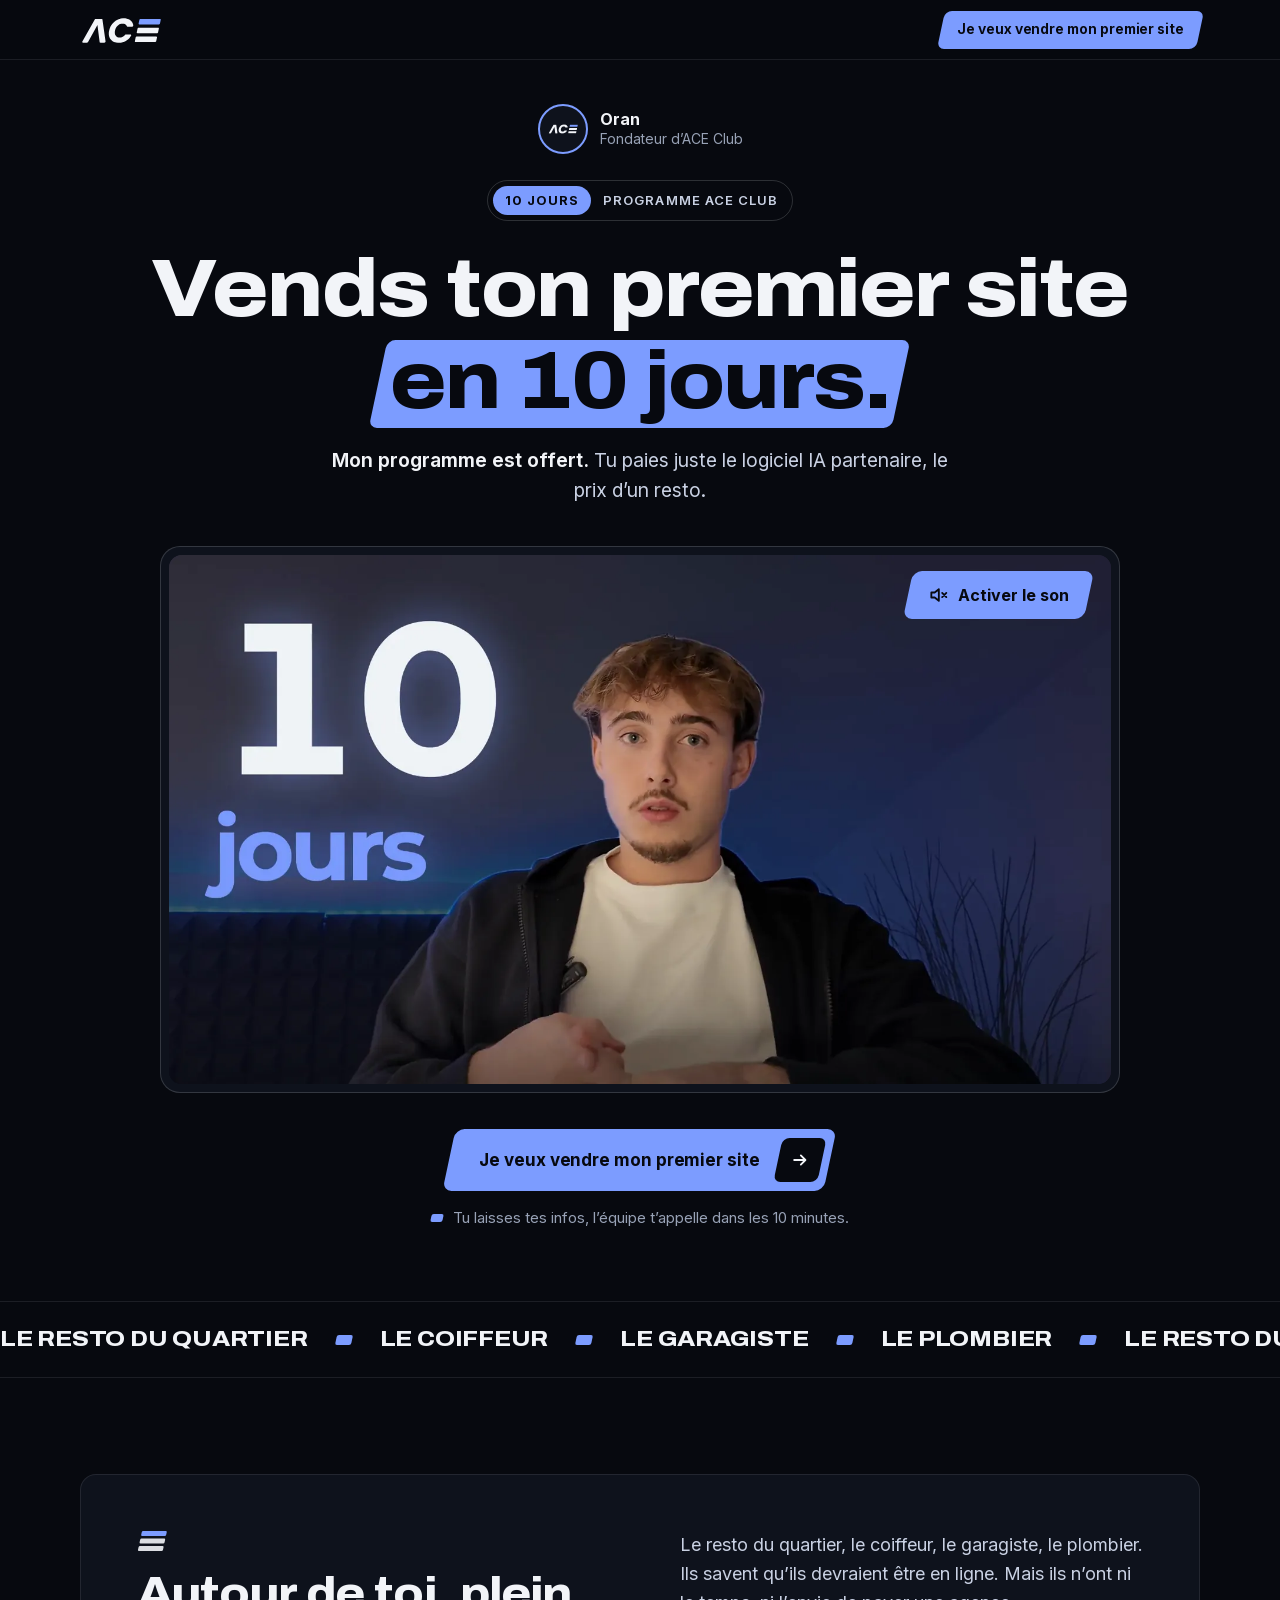
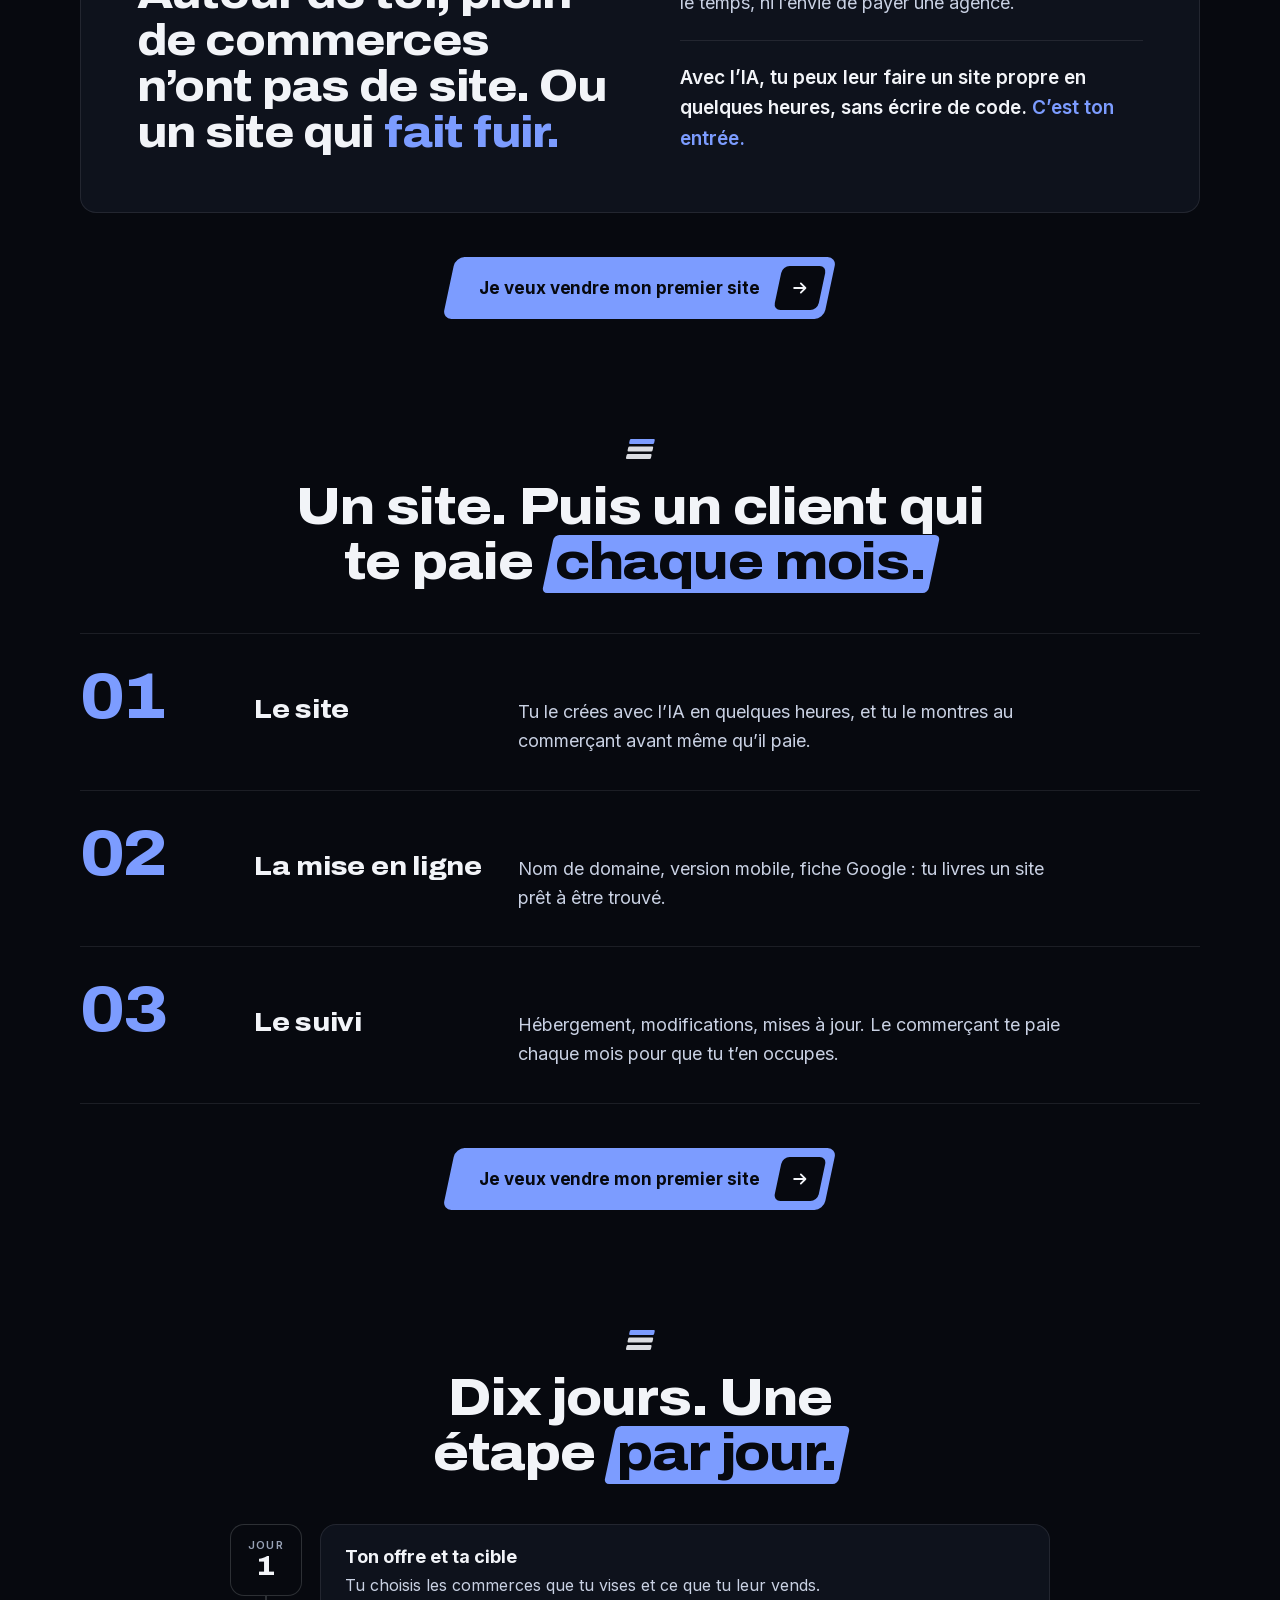
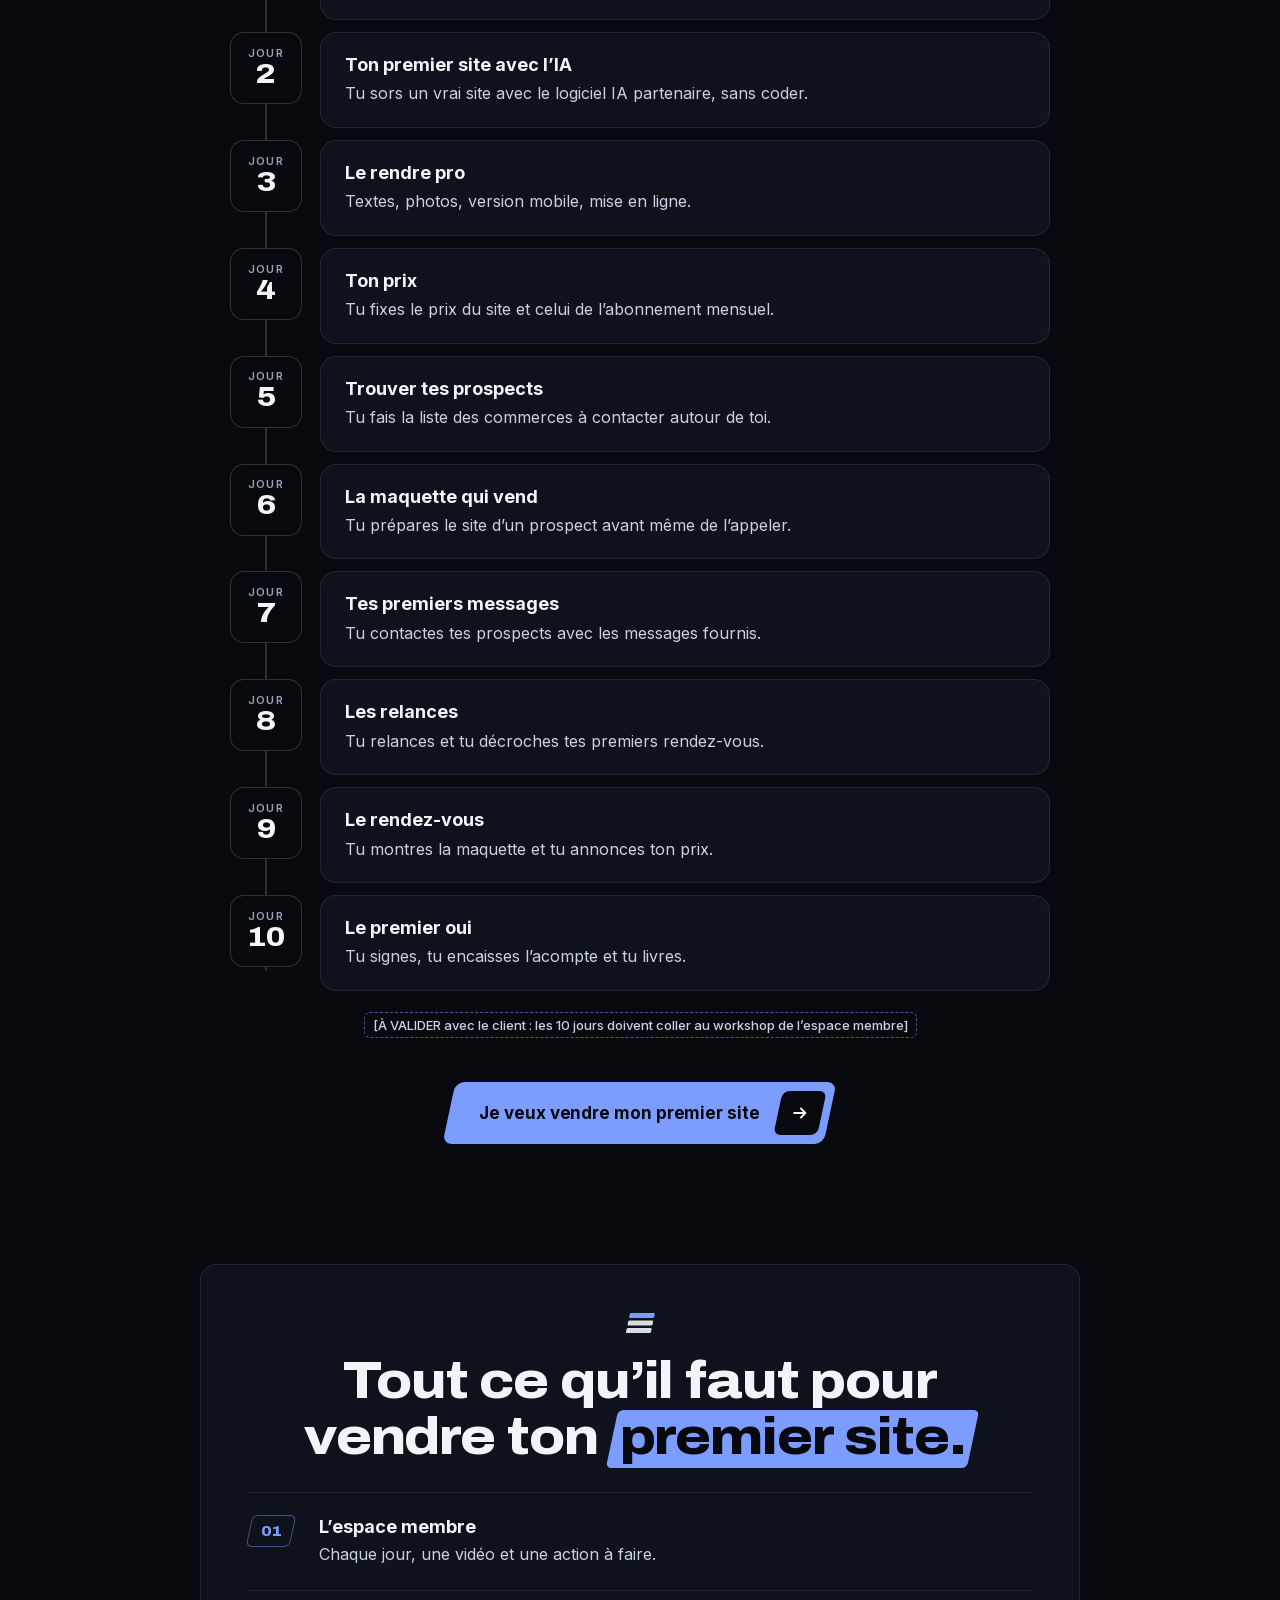
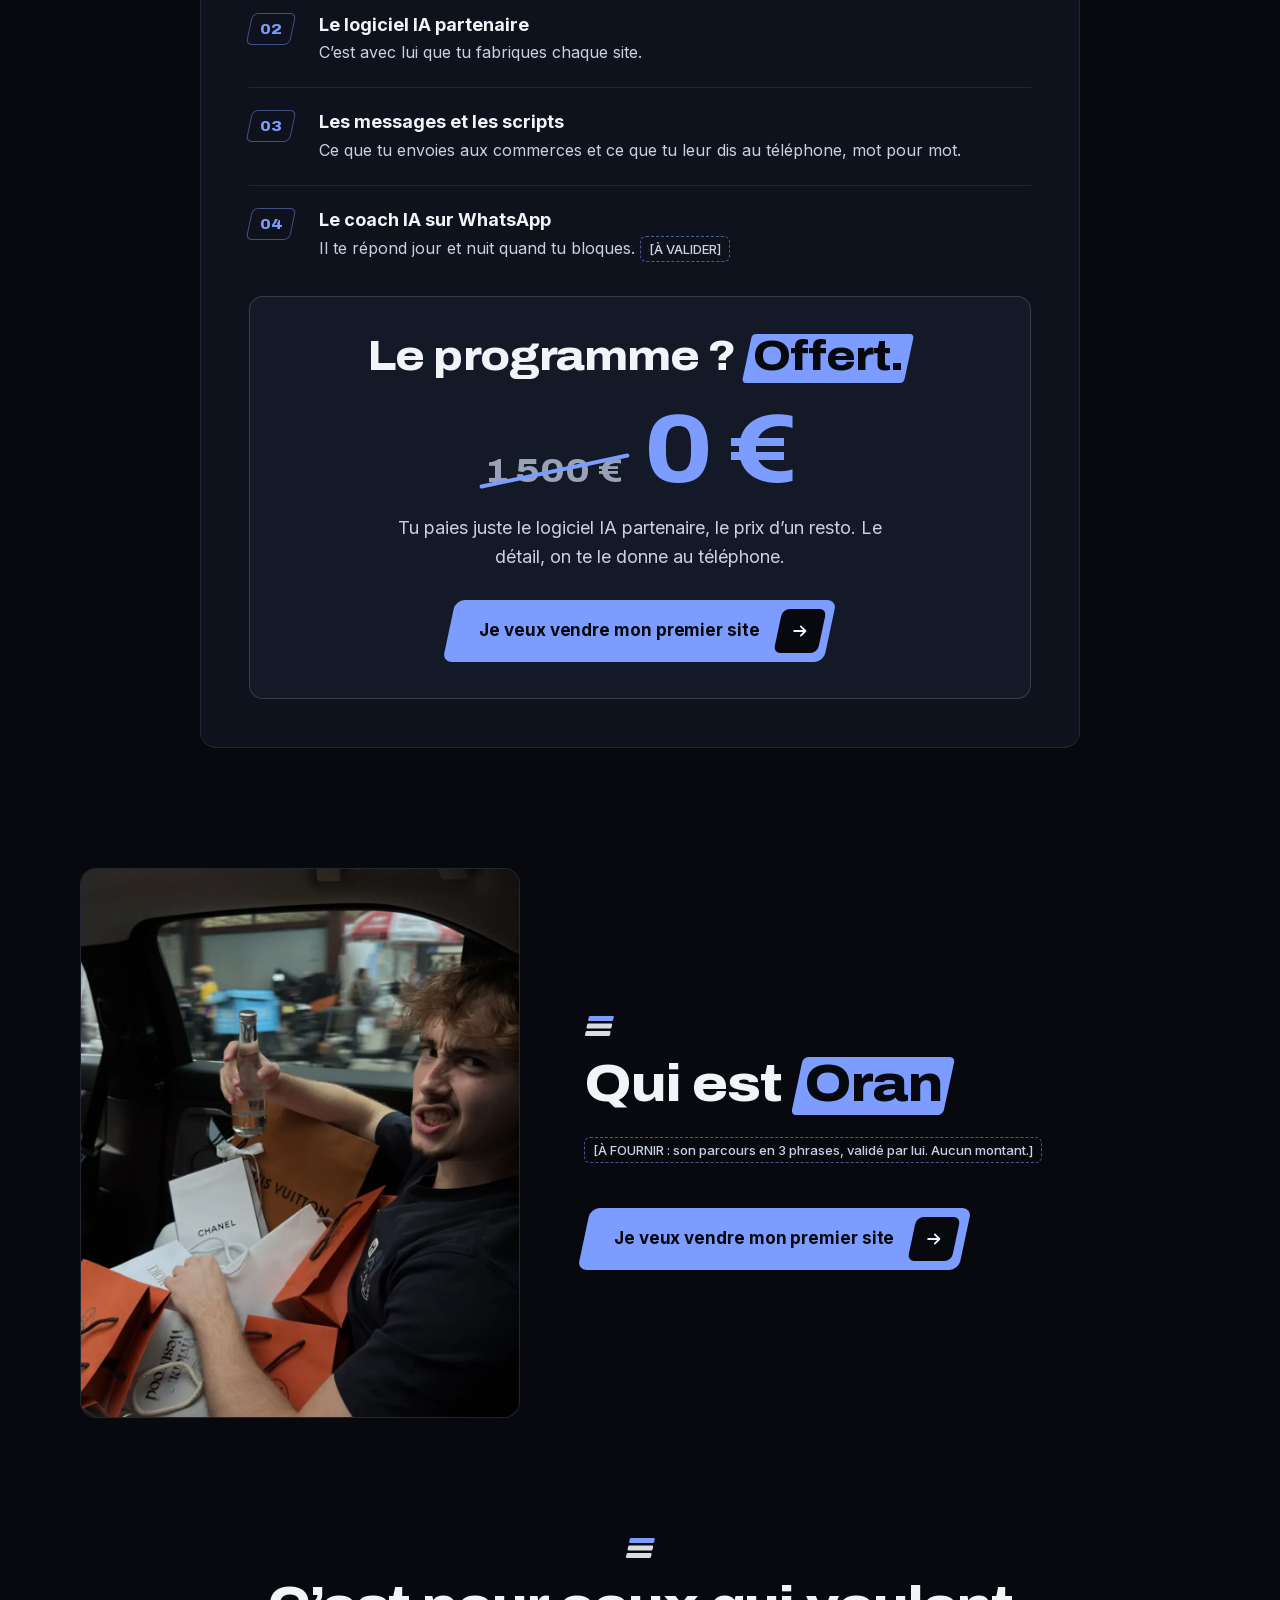
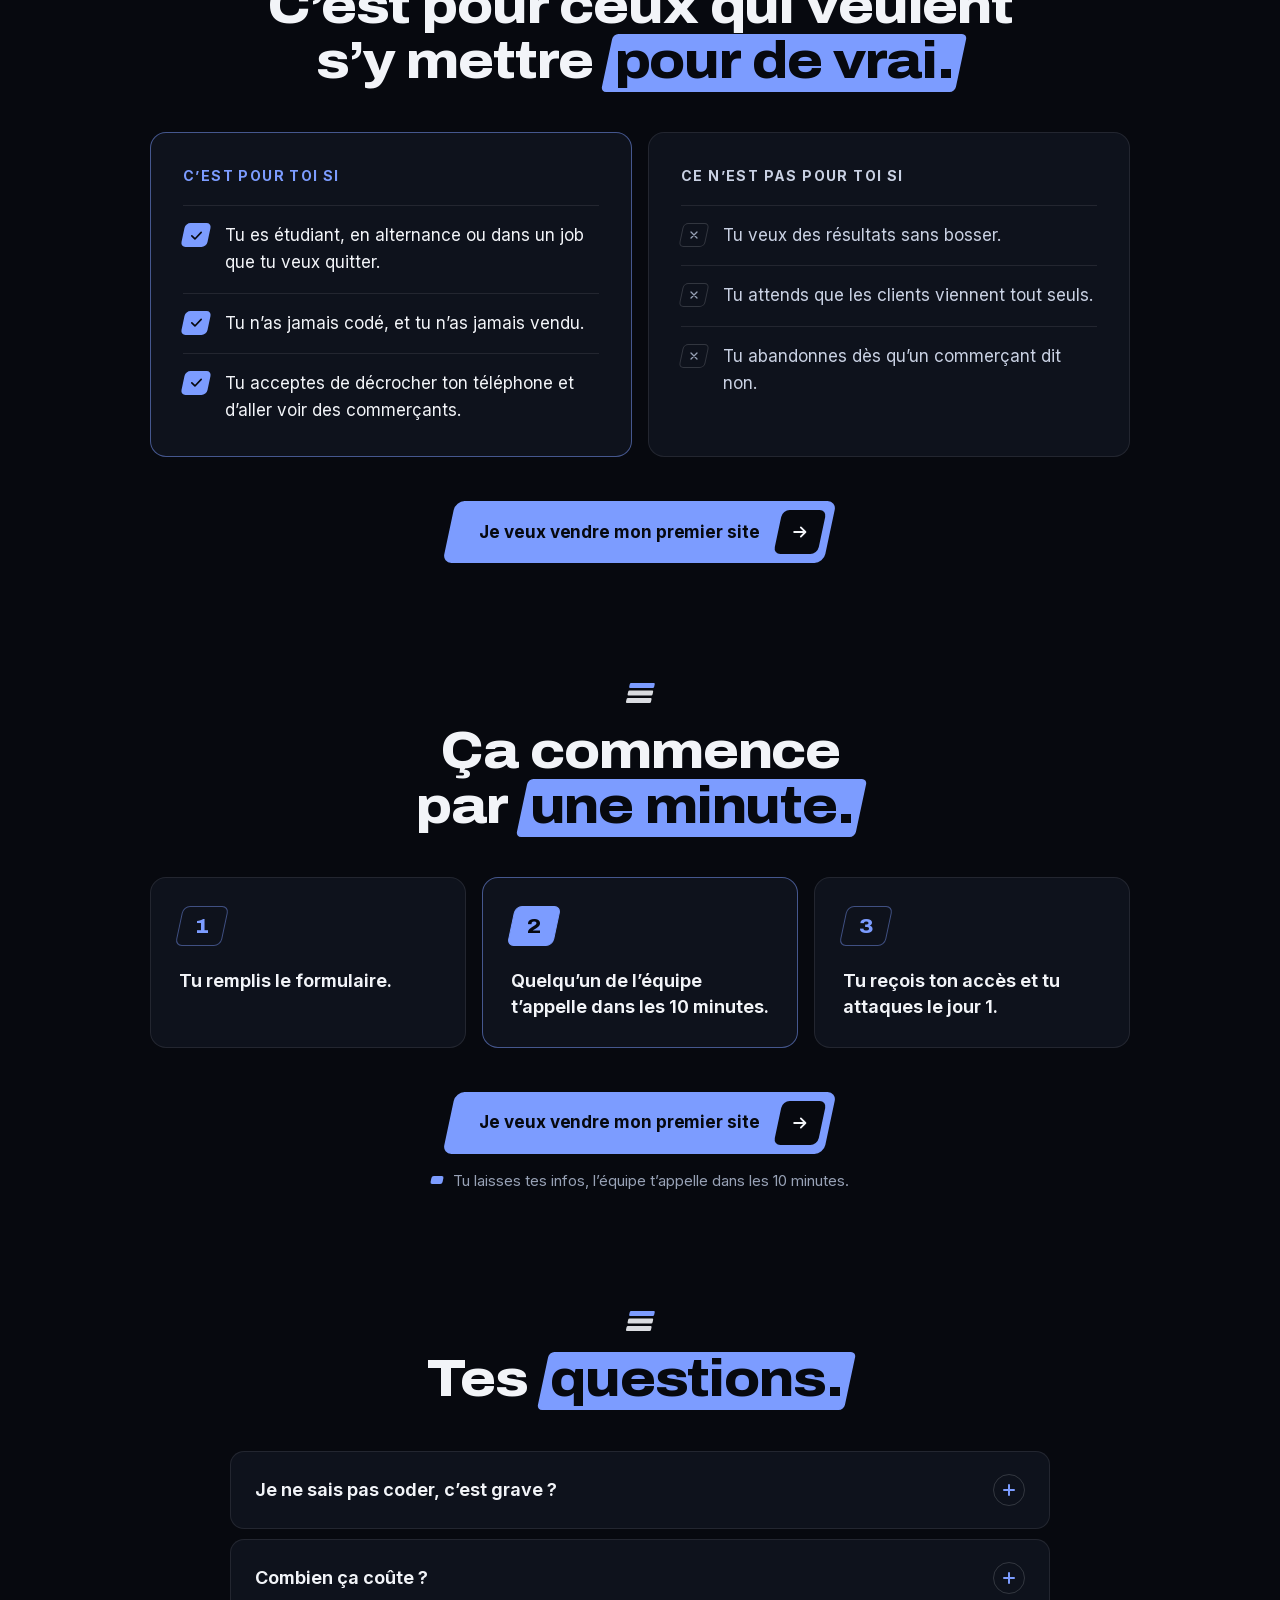
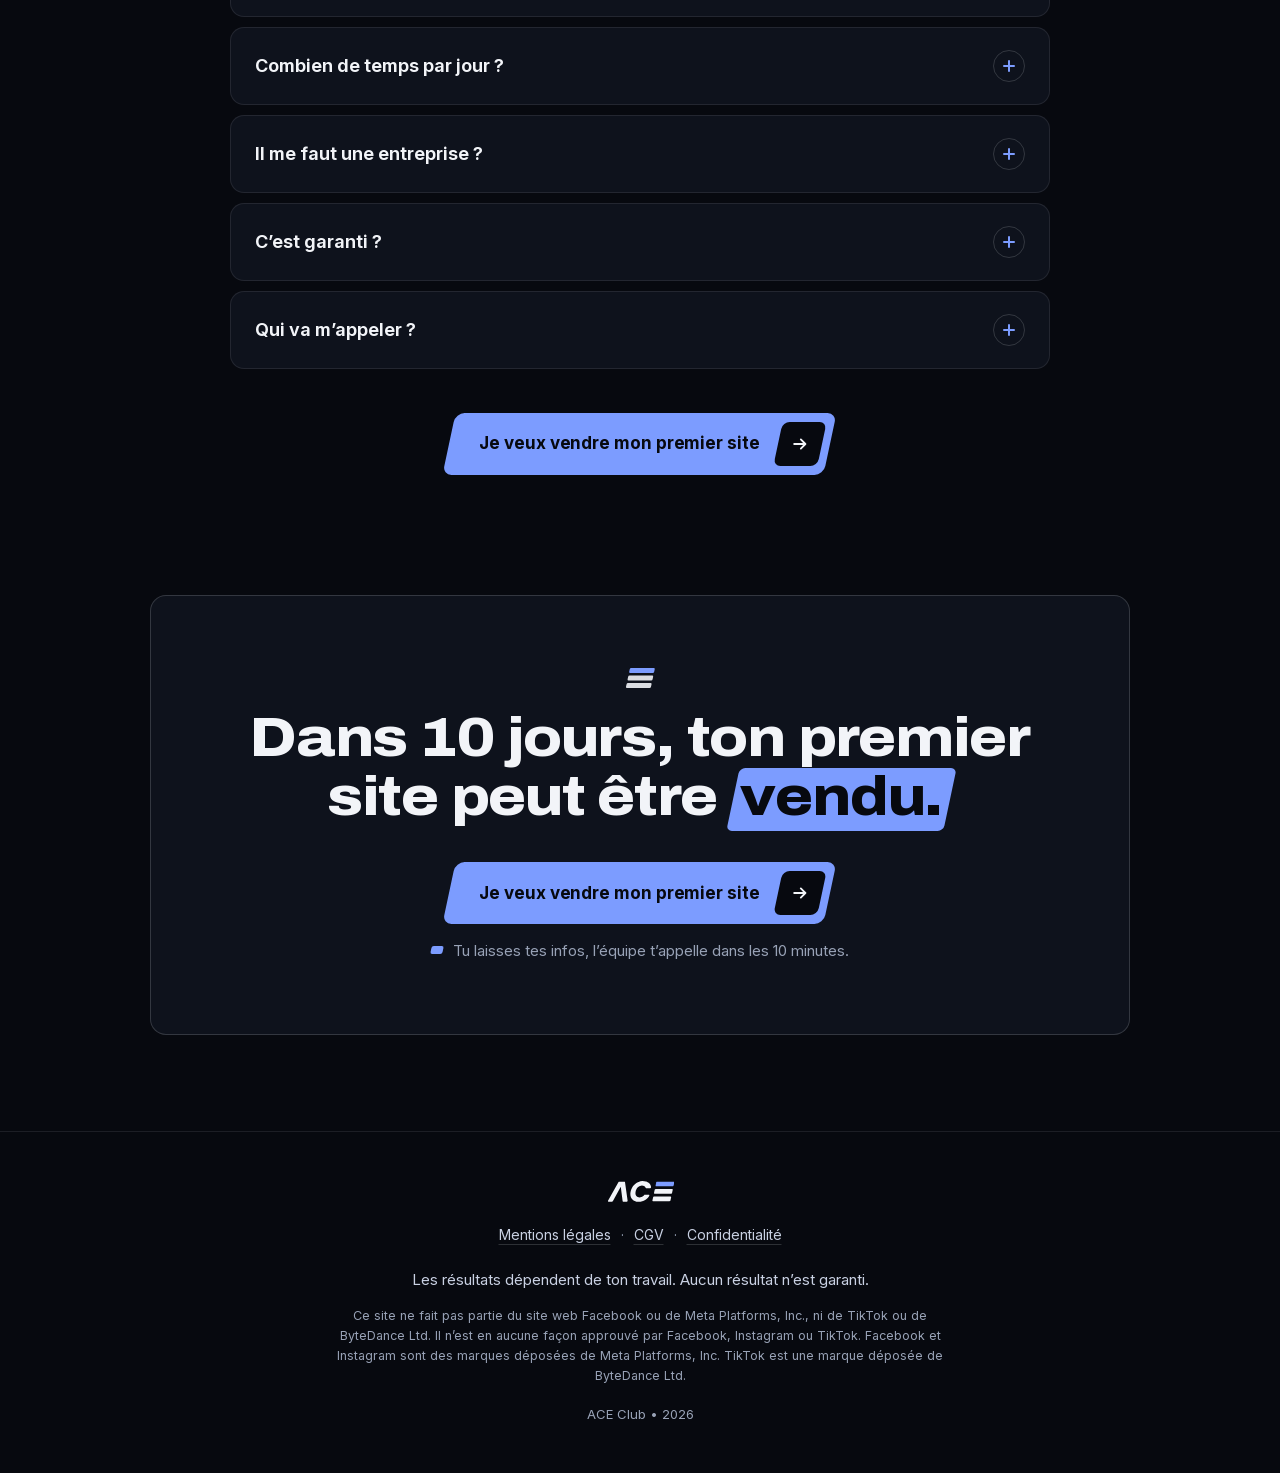
<file: index.html>
<!doctype html>
<html lang="fr">
<head>
<meta charset="utf-8">
<meta name="viewport" content="width=device-width, initial-scale=1, viewport-fit=cover">
<title>Vends ton premier site en 10 jours · ACE Club</title>
<meta name="description" content="Le programme est offert : tu paies juste le logiciel IA partenaire, le prix d'un resto. Tu laisses tes infos, l'équipe t'appelle dans les 10 minutes.">
<meta name="robots" content="noindex">
<meta name="theme-color" content="#07090F">
<meta property="og:type" content="website">
<meta property="og:site_name" content="ACE Club">
<meta property="og:title" content="Vends ton premier site en 10 jours">
<meta property="og:description" content="Le programme est offert. Tu paies juste le logiciel IA partenaire, le prix d'un resto.">
<meta property="og:image" content="https://lp-ace-club.vercel.app/img/partage.png">
<meta property="og:image:width" content="1200">
<meta property="og:image:height" content="630">
<meta name="twitter:card" content="summary_large_image">
<link rel="icon" type="image/png" href="img/ace-favicon.png">
<link rel="preload" href="fonts/archivo-var.woff2" as="font" type="font/woff2" crossorigin>
<link rel="preload" href="fonts/inter-var.woff2" as="font" type="font/woff2" crossorigin>
<link rel="stylesheet" href="ace.css">
<style>
/* ============ 1. Ouverture ============ */
.ouverture{padding:44px 0 72px;text-align:center}
.profil{display:inline-flex;align-items:center;gap:12px;text-align:left}
.profil .avatar{flex:none;width:50px;height:50px;border-radius:50%;overflow:hidden;background:var(--color-surface);border:2px solid var(--color-accent);display:grid;place-items:center}
.profil .avatar img{width:100%;height:100%;object-fit:cover}
.profil .avatar svg{width:30px;height:auto}
.profil .nom{display:block;font-weight:700;font-size:16px;line-height:1.3}
.profil .legende{display:block;font-size:14px;line-height:1.35;color:var(--color-text-3)}
.badge{display:flex;width:max-content;max-width:100%;align-items:center;gap:12px;margin:26px auto 0;padding:5px 14px 5px 5px;border:1px solid var(--color-line-2);border-radius:999px;font-size:13px;font-weight:600;letter-spacing:.08em;text-transform:uppercase;color:var(--color-text-2)}
.badge b{position:relative;isolation:isolate;padding:4px 12px;color:var(--color-on-accent);font-weight:700}
.badge b::before{content:"";position:absolute;inset:0;z-index:-1;background:var(--color-accent);border-radius:999px}
.ouverture h1{margin-top:26px;font-size:clamp(42px, 6.4vw, 88px);line-height:1.02}
.ouverture h1 .ligne{display:block}
.ouverture h1 .aplat{margin-top:.1em}
.ouverture .sous-titre{margin:24px auto 0;max-width:620px;font-size:clamp(18px, 1.5vw, 20px);line-height:1.55;color:var(--color-text-2)}
.ouverture .sous-titre strong{color:var(--color-text);font-weight:650}

.video{max-width:960px;margin:40px auto 0;padding:8px;background:var(--color-surface);border:1px solid var(--color-line-2);border-radius:20px}
.video-cadre{position:relative;aspect-ratio:16/9;border-radius:13px;overflow:hidden;background:#0B0F18}
.video-cadre iframe,.video-cadre video,.video-cadre>img{position:absolute;inset:0;width:100%;height:100%;border:0;object-fit:cover}
.video-lancer{position:absolute;inset:0;width:100%;display:flex;flex-direction:column;align-items:center;justify-content:center;gap:18px}
.video-lancer .lecture{position:relative;isolation:isolate;width:92px;height:68px;display:grid;place-items:center}
.video-lancer .lecture::before{content:"";position:absolute;inset:0;z-index:-1;background:var(--color-accent);border-radius:12px;transform:skewX(var(--skew));transition:transform .2s ease}
.video-lancer:hover .lecture::before{transform:skewX(var(--skew)) scale(1.06)}
.video-lancer .lecture svg{width:26px;height:26px;margin-left:3px;fill:var(--color-on-accent)}
.video-lancer:focus-visible{outline-offset:-8px}
/* Avec une image d’attente : le bouton à droite, pour ne pas cacher le visage */
.video-cadre>img + .video-lancer{align-items:flex-end;padding-right:12%}
/* MP4 : lecture auto sans son. Tout le cadre active le son, le bouton est en haut à droite */
.video-lancer.sans-son{align-items:flex-end;justify-content:flex-start;padding:16px 22px}
.video-lancer.sans-son .lecture{display:none}
.son{position:relative;isolation:isolate;display:none;align-items:center;gap:10px;min-height:48px;padding:0 20px;font-weight:700;font-size:16px;line-height:1;color:var(--color-on-accent)}
.son::before{content:"";position:absolute;inset:0;z-index:-1;background:var(--color-accent);border-radius:9px;transform:skewX(var(--skew));transition:background-color .2s ease}
.son svg{width:20px;height:20px;fill:none;stroke:currentColor;stroke-width:2.2;stroke-linecap:round;stroke-linejoin:round}
.sans-son .son{display:inline-flex}
.sans-son:hover .son::before{background:var(--color-accent-hover)}
.ouverture .relance{margin-top:36px}

/* ============ Bandeau ============ */
.bandeau{border-block:1px solid var(--color-line);overflow:hidden;padding:20px 0;background:var(--color-bg)}
.bandeau-piste{display:flex;width:max-content;animation:defile 38s linear infinite}
.bandeau ul{display:flex;align-items:center;flex:none}
.bandeau li{display:flex;align-items:center;font-family:var(--font-display);font-weight:800;font-stretch:112%;font-size:22px;letter-spacing:-.01em;text-transform:uppercase;white-space:nowrap}
.bandeau li::after{content:"";width:16px;height:10px;margin:0 28px;background:var(--color-accent);border-radius:2px;transform:skewX(var(--skew))}
@keyframes defile{to{transform:translateX(-50%)}}

/* ============ Sections ============ */
.sec{padding:96px 0}
.sec + .sec{padding-top:24px}

/* 2. Le constat */
.constat{display:grid;grid-template-columns:1.05fr 1fr;gap:56px;padding:56px}
.constat h2{font-size:clamp(30px, 3.4vw, 44px)}
.constat .texte p{color:var(--color-text-2);font-size:18px}
.constat .texte p + p{margin-top:22px;padding-top:22px;border-top:1px solid var(--color-line);color:var(--color-text);font-weight:600;font-size:19px}

/* 3. Le modèle : trois lignes, sans cartes */
.modele li{display:grid;grid-template-columns:150px 240px 1fr;align-items:baseline;gap:24px;padding:34px 0;border-top:1px solid var(--color-line)}
.modele li:last-child{border-bottom:1px solid var(--color-line)}
.modele .num{font-family:var(--font-display);font-weight:800;font-stretch:112%;font-size:64px;line-height:.9;color:var(--color-accent);letter-spacing:-.03em}
.modele h3{font-family:var(--font-display);font-weight:800;font-stretch:112%;font-size:26px;line-height:1.15;letter-spacing:-.01em}
.modele p{color:var(--color-text-2);font-size:18px;max-width:560px}

/* 4. Les 10 jours : le rail */
.jours{position:relative;display:flex;flex-direction:column;gap:12px}
.jours::before,.rempli{content:"";position:absolute;left:35px;top:20px;bottom:20px;width:2px;background:var(--color-line-2)}
.rempli{background:var(--color-accent);bottom:auto;height:calc((100% - 40px) * var(--avance, 0))}
.jour{position:relative;display:grid;grid-template-columns:72px 1fr;gap:18px;align-items:start}
.jour-num{position:relative;z-index:1;width:72px;height:72px;display:flex;flex-direction:column;align-items:center;justify-content:center;background:var(--color-bg);border:1px solid var(--color-line-2);border-radius:14px;transition:border-color .3s ease, background-color .3s ease}
.jour-num small{font-size:11px;font-weight:600;letter-spacing:.12em;text-transform:uppercase;color:var(--color-text-3);line-height:1}
.jour-num b{font-family:var(--font-display);font-weight:800;font-stretch:112%;font-size:28px;line-height:1.05;color:var(--color-text)}
.jour.atteint .jour-num{border-color:var(--color-accent);background:var(--color-accent)}
.jour.atteint .jour-num small,.jour.atteint .jour-num b{color:var(--color-on-accent)}
.jour-carte{padding:20px 24px}
.jour-carte h3{font-size:18px;font-weight:700;line-height:1.35}
.jour-carte p{margin-top:4px;color:var(--color-text-2);font-size:16px}
.a-valider{margin-top:20px;text-align:center}

/* 5. Ce que tu reçois */
.recois{max-width:880px;margin:0 auto;padding:48px}
.recois .tete{margin-bottom:28px}
.recois-liste li{display:grid;grid-template-columns:52px 1fr;gap:18px;padding:22px 0;border-top:1px solid var(--color-line)}
.recois-liste .num{position:relative;isolation:isolate;width:44px;height:32px;display:grid;place-items:center;font-family:var(--font-display);font-weight:800;font-stretch:112%;font-size:15px;color:var(--color-accent)}
.recois-liste .num::before{content:"";position:absolute;inset:0;z-index:-1;border:1px solid rgba(124,156,255,.45);border-radius:6px;transform:skewX(var(--skew))}
.recois-liste h3{font-size:18px;font-weight:700;line-height:1.35}
.recois-liste p{margin-top:3px;color:var(--color-text-2);font-size:16px}
.prix{margin-top:12px;padding:36px;text-align:center;background:var(--color-surface-2);border:1px solid var(--color-line-2);border-radius:14px}
.prix h3{font-size:clamp(30px, 3.6vw, 42px);line-height:1.1}
.prix p{max-width:520px;margin:16px auto 0;color:var(--color-text-2);font-size:18px}
.prix .tarif{display:flex;align-items:baseline;justify-content:center;gap:22px;margin-top:22px}
.tarif s{position:relative;font-family:var(--font-display);font-weight:800;font-stretch:112%;font-size:clamp(26px, 3vw, 34px);color:var(--color-text-3);text-decoration:none}
.tarif s::after{content:"";position:absolute;left:-6%;right:-6%;top:50%;height:4px;margin-top:-2px;background:var(--color-accent);border-radius:2px;transform:rotate(-12deg)}
.tarif b{font-family:var(--font-display);font-weight:800;font-stretch:112%;font-size:clamp(64px, 8vw, 96px);line-height:1;letter-spacing:-.03em;color:var(--color-accent)}
.prix .relance{margin-top:28px}

/* 6. Qui est … */
.qui{display:grid;grid-template-columns:440px 1fr;gap:64px;align-items:center}
.photo{position:relative;aspect-ratio:4/5;border-radius:var(--radius);overflow:hidden;background:var(--color-surface);border:1px solid var(--color-line)}
.photo img{width:100%;height:100%;object-fit:cover}
.photo .todo{position:absolute;left:50%;top:50%;transform:translate(-50%,-50%);width:max-content;max-width:80%;text-align:center}
.qui .parcours{margin-top:24px;font-size:18px;color:var(--color-text-2)}
.qui .relance{align-items:flex-start;text-align:left}

/* 7. Pour qui */
.pour-qui{display:grid;grid-template-columns:1fr 1fr;gap:16px;max-width:980px;margin:0 auto}
.pour-qui .carte{padding:32px}
.pour-qui .oui{border-color:rgba(124,156,255,.5)}
.pour-qui h3{font-size:14px;font-weight:700;letter-spacing:.1em;text-transform:uppercase;padding-bottom:18px;border-bottom:1px solid var(--color-line)}
.pour-qui .oui h3{color:var(--color-accent)}
.pour-qui .non h3{color:var(--color-text-2)}
.pour-qui li{display:grid;grid-template-columns:28px 1fr;gap:14px;padding:16px 0;border-bottom:1px solid var(--color-line);font-size:17px}
.pour-qui li:last-child{border-bottom:0;padding-bottom:0}
.marque-oui,.marque-non{position:relative;isolation:isolate;width:26px;height:24px;margin-top:1px;display:grid;place-items:center}
.marque-oui::before,.marque-non::before{content:"";position:absolute;inset:0;z-index:-1;border-radius:5px;transform:skewX(var(--skew))}
.marque-oui::before{background:var(--color-accent)}
.marque-non::before{border:1px solid var(--color-line-2)}
.marque-oui svg,.marque-non svg{width:15px;height:15px;fill:none;stroke-width:2.6;stroke-linecap:round;stroke-linejoin:round}
.marque-oui svg{stroke:var(--color-on-accent)}
.marque-non svg{stroke:var(--color-text-3);width:12px;height:12px}
.non li{color:var(--color-text-2)}

/* 8. Comment ça se passe + formulaire */
.etapes{display:grid;grid-template-columns:repeat(3,1fr);gap:16px;max-width:980px;margin:0 auto}
.etape{padding:28px}
.etape .n{position:relative;isolation:isolate;display:grid;place-items:center;width:46px;height:40px;margin-bottom:22px;font-family:var(--font-display);font-weight:800;font-stretch:112%;font-size:20px;color:var(--color-accent)}
.etape .n::before{content:"";position:absolute;inset:0;z-index:-1;border:1px solid rgba(124,156,255,.45);border-radius:7px;transform:skewX(var(--skew))}
.etape.forte{border-color:rgba(124,156,255,.5)}
.etape.forte .n{color:var(--color-on-accent)}
.etape.forte .n::before{background:var(--color-accent);border-color:var(--color-accent)}
.etape p{font-size:18px;font-weight:650;line-height:1.4}

/* Overlay du formulaire */
.overlay{position:fixed;inset:0;z-index:100;display:flex;align-items:center;justify-content:center;padding:24px;background:rgba(5,7,12,.86);overflow-y:auto;overscroll-behavior:contain;opacity:0;transition:opacity .2s ease}
.overlay[hidden]{display:none}
.overlay.ouvert{opacity:1}
.modal{position:relative;width:100%;max-width:640px;margin:auto;padding:36px 40px;border-color:var(--color-line-2);transform:translateY(14px);transition:transform .25s ease}
.overlay.ouvert .modal{transform:none}
.modal:focus{outline:none}
.modal .modal-titre{font-size:30px;line-height:1.1;padding-right:40px;margin-bottom:26px}
.modal-fermer{position:absolute;top:16px;right:16px;width:40px;height:40px;display:grid;place-items:center;border:1px solid var(--color-line-2);border-radius:50%;color:var(--color-text-2);transition:border-color .15s ease, color .15s ease}
.modal-fermer:hover{border-color:var(--color-accent);color:var(--color-text)}
.modal-fermer svg{width:16px;height:16px;fill:none;stroke:currentColor;stroke-width:2.2;stroke-linecap:round}
html.modal-ouverte,html.modal-ouverte body{overflow:hidden}
.champs{display:grid;grid-template-columns:1fr 1fr;gap:18px}
.champ{display:flex;flex-direction:column;gap:8px;min-width:0}
.champ.large{grid-column:1 / -1}
.champ label,.champ legend{font-size:14px;font-weight:600;color:var(--color-text-2)}
.champ legend{margin-bottom:8px}
.saisie{width:100%;height:56px;padding:0 16px;font:inherit;font-size:16px;color:var(--color-text);background:var(--color-field);border:1px solid var(--color-line-2);border-radius:11px;transition:border-color .15s ease, box-shadow .15s ease;-webkit-appearance:none;appearance:none}
.saisie::placeholder{color:#7F89A1}
.saisie:hover{border-color:rgba(242,244,248,.26)}
.saisie:focus{outline:none;border-color:var(--color-accent);box-shadow:0 0 0 3px rgba(124,156,255,.22)}
.saisie.invalide{border-color:var(--color-error)}
.tel{display:grid;grid-template-columns:128px 1fr;gap:10px}
select.saisie{padding-right:34px;background-image:url("data:image/svg+xml,%3Csvg xmlns='http://www.w3.org/2000/svg' width='12' height='8' viewBox='0 0 12 8'%3E%3Cpath d='M1 1.5l5 5 5-5' fill='none' stroke='%23C9D1E3' stroke-width='1.8' stroke-linecap='round' stroke-linejoin='round'/%3E%3C/svg%3E");background-repeat:no-repeat;background-position:right 14px center;cursor:pointer}
.indice{font-size:13px;color:var(--color-text-3)}
fieldset{border:0;margin:0;padding:0;min-width:0}
.choix{display:grid;grid-template-columns:repeat(3,1fr);gap:8px;border-radius:12px}
.choix label{position:relative;display:flex;align-items:center;justify-content:center;min-height:50px;padding:6px 10px;text-align:center;font-size:15px;font-weight:600;color:var(--color-text-2);background:var(--color-field);border:1px solid var(--color-line-2);border-radius:11px;cursor:pointer;transition:border-color .15s ease, background-color .15s ease, color .15s ease}
.choix label:hover{border-color:rgba(242,244,248,.26)}
.choix input{position:absolute;opacity:0;pointer-events:none}
.choix label:has(input:checked){color:var(--color-text);border-color:var(--color-accent);background:var(--color-accent-soft)}
.choix label:has(input:focus-visible){outline:2px solid var(--color-accent);outline-offset:2px}
.choix.invalide label{border-color:rgba(255,163,163,.6)}
.consent{display:grid;grid-template-columns:22px 1fr;gap:12px;align-items:start;margin-top:22px;font-size:14.5px;line-height:1.5;color:var(--color-text-2);cursor:pointer}
.consent input{width:20px;height:20px;margin:1px 0 0;accent-color:var(--color-accent);cursor:pointer}
.consent a{color:var(--color-accent);text-underline-offset:3px}
.consent.manque{color:var(--color-error)}
.leurre{position:absolute;left:-9999px;width:1px;height:1px;overflow:hidden}
.erreur{margin-top:18px;padding:12px 14px;font-size:15px;color:var(--color-error);background:rgba(255,163,163,.08);border:1px solid rgba(255,163,163,.3);border-radius:10px}
.modal .bouton{width:100%;justify-content:space-between;margin-top:24px}
.modal .avert{margin-top:16px;text-align:center;font-size:13.5px;color:var(--color-text-3)}

/* 9. Questions */
.faq{max-width:820px;margin:0 auto;display:flex;flex-direction:column;gap:10px}
.faq details{background:var(--color-surface);border:1px solid var(--color-line);border-radius:14px;transition:border-color .2s ease}
.faq details[open]{border-color:var(--color-line-2)}
.faq summary{display:flex;align-items:center;justify-content:space-between;gap:20px;padding:22px 24px;font-size:18px;font-weight:650;line-height:1.4;cursor:pointer;list-style:none;border-radius:14px}
.faq summary::-webkit-details-marker{display:none}
.faq summary:focus-visible{outline-offset:-2px}
.plus{position:relative;flex:none;width:32px;height:32px;border:1px solid var(--color-line-2);border-radius:50%}
.plus::before,.plus::after{content:"";position:absolute;left:50%;top:50%;width:12px;height:2px;margin:-1px 0 0 -6px;background:var(--color-accent);border-radius:2px;transition:transform .25s ease}
.plus::after{transform:rotate(90deg)}
.faq details[open] .plus::after{transform:rotate(0)}
.faq .reponse{padding:0 24px 24px;color:var(--color-text-2);font-size:17px}

/* 10. Fin */
.finale{max-width:980px;margin:0 auto;padding:72px 40px;text-align:center;border-color:var(--color-line-2)}
.finale h2{font-size:clamp(32px, 4.6vw, 56px)}
.finale .relance{margin-top:36px}

/* ============ Barre fixe mobile ============ */
.barre-mobile{display:none}

/* ============ Mobile ============ */
@media (max-width:860px){
  .constat{grid-template-columns:1fr;gap:28px;padding:32px 24px}
  .modele li{grid-template-columns:72px 1fr;gap:6px 16px;padding:26px 0}
  .modele .num{grid-row:1 / 3;font-size:44px}
  .modele p{grid-column:2;font-size:17px}
  .modele h3{font-size:21px}
  .qui{grid-template-columns:1fr;gap:32px}
  .photo{max-width:440px;width:100%;margin:0 auto}
  .pour-qui,.etapes{grid-template-columns:1fr}
}
@media (max-width:760px){
  .ouverture{padding:30px 0 56px}
  .profil .avatar{width:44px;height:44px}
  .badge{margin-top:22px;font-size:12px;gap:10px}
  .ouverture h1{margin-top:22px;font-size:clamp(38px, 11.4vw, 48px)}
  .ouverture .sous-titre{margin-top:18px;font-size:17px}
  .video{margin:30px -8px 0;padding:5px;border-radius:15px}
  .video-cadre{border-radius:10px}
  .video-lancer .lecture{width:76px;height:56px}
  .video-lancer.sans-son{padding:8px 10px}
  .son{min-height:36px;padding:0 11px;font-size:13px;gap:6px}
  .son::before{border-radius:7px}
  .son svg{width:17px;height:17px}
  .ouverture .relance{margin-top:28px}
  .bandeau{padding:16px 0}
  .bandeau li{font-size:18px}
  .bandeau li::after{margin:0 20px}
  .sec{padding:72px 0}
  .sec + .sec{padding-top:16px}
  .constat .texte p{font-size:17px}
  .jours::before,.rempli{left:27px}
  .jour{grid-template-columns:56px 1fr;gap:12px}
  .jour-num{width:56px;height:60px;border-radius:12px}
  .jour-num b{font-size:24px}
  .jour-num small{font-size:10px}
  .jour-carte{padding:16px 18px}
  .jour-carte h3{font-size:17px}
  .jour-carte p{font-size:15.5px}
  .recois{padding:32px 20px}
  .prix{padding:28px 18px}
  .prix p{font-size:17px}
  .pour-qui .carte{padding:24px 20px}
  .etape{padding:22px;display:grid;grid-template-columns:46px 1fr;gap:16px;align-items:center}
  .etape .n{margin:0}
  .etape p{font-size:17px}
  .overlay{padding:0;align-items:stretch}
  .modal{max-width:none;min-height:100%;border-radius:0;border:0;padding:24px 18px calc(28px + env(safe-area-inset-bottom))}
  .modal-fermer{top:14px;right:14px}
  .modal .modal-titre{font-size:25px;margin-bottom:22px;padding-right:48px}
  .champs{grid-template-columns:1fr;gap:16px}
  .tel{grid-template-columns:112px 1fr}
  .choix{grid-template-columns:1fr 1fr}
  .faq summary{padding:18px;font-size:17px}
  .faq .reponse{padding:0 18px 20px;font-size:16px}
  .finale{padding:48px 20px}
  .qui .relance{align-items:stretch}
  .qui .rassure{align-self:center}

  .barre-mobile{display:block;position:fixed;left:0;right:0;bottom:0;z-index:50;padding:10px 16px calc(10px + env(safe-area-inset-bottom));
    background:rgba(7,9,15,.97);border-top:1px solid var(--color-line);transform:translateY(110%);transition:transform .25s ease, visibility .25s;visibility:hidden}
  .barre-mobile.visible{transform:none;visibility:visible}
  .barre-mobile .bouton{min-height:54px;font-size:16px}
  .barre-mobile .bouton .fleche{width:38px;height:38px}
  .pied{padding-bottom:calc(110px + env(safe-area-inset-bottom))}
}
@media (prefers-reduced-motion:reduce){ .bandeau-piste{animation:none} }
</style>
<script>document.documentElement.classList.add('js');</script>
</head>
<body>

<svg width="0" height="0" style="position:absolute" aria-hidden="true" focusable="false">
  <symbol id="logo-ace" viewBox="-2 -2 253.4 81"><g transform="translate(16.37 0) skewX(-12)"><path fill-rule="evenodd" fill="#F2F4F8" d="M165.75 59.25 L165.70 71.30 L165.95 72.20 L166.40 72.90 L167.10 73.50 L168.15 73.90 L229.25 73.95 L230.35 73.75 L231.20 73.25 L231.90 72.40 L232.20 71.60 L232.25 59.55 L232.00 58.65 L231.55 57.95 L230.85 57.35 L229.80 56.95 L168.70 56.90 L167.60 57.10 L166.75 57.60 L166.05 58.45Z M165.75 31.75 L165.70 43.90 L165.95 44.80 L166.40 45.50 L167.10 46.10 L168.15 46.50 L229.25 46.55 L230.35 46.35 L231.20 45.85 L231.90 45.00 L232.20 44.20 L232.25 32.05 L232.00 31.15 L231.55 30.45 L230.85 29.85 L229.80 29.45 L168.70 29.40 L167.60 29.60 L166.75 30.10 L166.05 30.95Z M27.65 2.45 L26.75 3.30 L26.20 4.45 L2.30 71.95 L2.15 73.30 L2.50 74.40 L3.55 75.50 L4.20 75.80 L5.15 75.95 L17.50 75.95 L18.45 75.80 L19.10 75.50 L19.95 74.70 L20.40 73.85 L38.45 21.10 L56.70 74.40 L57.75 75.50 L58.40 75.80 L59.35 75.95 L71.70 75.95 L72.65 75.80 L73.30 75.50 L74.00 74.90 L74.55 73.95 L74.70 73.30 L74.60 72.10 L50.30 3.60 L49.20 2.45 L48.55 2.15 L47.60 2.00 L29.25 2.00 L28.30 2.15Z M106.70 1.05 L104.20 1.90 L102.80 2.15 L101.30 2.90 L100.20 3.20 L96.20 5.20 L93.20 7.20 L88.45 11.45 L85.40 15.20 L84.80 16.40 L83.30 18.45 L83.00 19.30 L82.15 20.70 L81.80 21.90 L81.30 22.70 L80.90 24.30 L80.15 25.95 L78.95 31.55 L78.60 35.35 L78.60 41.10 L79.05 45.90 L79.90 48.90 L80.20 50.80 L82.10 55.70 L82.80 56.75 L83.40 58.25 L86.45 62.80 L88.85 65.40 L92.50 68.80 L96.45 71.45 L98.10 72.15 L99.20 72.85 L100.00 73.05 L101.00 73.65 L102.30 73.95 L103.75 74.65 L105.55 74.95 L107.70 75.65 L113.80 76.35 L118.40 76.35 L123.20 75.90 L128.60 74.70 L129.65 74.15 L131.25 73.75 L132.65 72.95 L133.45 72.75 L137.30 70.65 L141.20 67.75 L143.85 65.15 L147.00 61.10 L148.50 58.65 L148.85 57.65 L149.65 56.35 L150.50 53.65 L150.45 52.65 L150.15 51.85 L149.10 50.75 L148.45 50.45 L147.50 50.30 L133.05 50.35 L132.00 50.75 L131.30 51.35 L129.70 53.70 L127.35 56.10 L125.10 57.70 L122.60 58.90 L119.25 59.80 L116.35 60.00 L112.50 59.80 L109.00 58.85 L106.65 57.75 L106.00 57.20 L105.35 56.90 L102.20 54.00 L100.05 51.20 L98.95 49.10 L98.60 47.75 L97.95 46.40 L96.95 40.70 L96.95 35.95 L97.85 30.60 L98.15 29.55 L98.80 28.25 L98.95 27.45 L99.55 26.60 L99.95 25.55 L101.80 23.05 L104.15 20.70 L106.45 18.95 L106.90 18.85 L108.45 17.95 L112.15 16.90 L115.50 16.65 L119.60 16.90 L123.30 17.95 L124.15 18.55 L125.40 19.05 L126.80 20.05 L129.10 22.25 L131.65 25.55 L133.05 26.20 L148.00 26.20 L149.20 25.70 L150.10 24.70 L150.45 23.60 L150.35 22.35 L149.65 20.25 L147.65 16.45 L145.85 13.80 L144.25 11.90 L140.70 8.40 L137.75 6.20 L134.10 4.05 L133.45 3.90 L132.10 3.10 L130.85 2.80 L129.90 2.25 L128.10 1.85 L126.25 1.15 L120.75 0.25 L113.35 0.10Z"/><path fill="#7C9CFF" d="M165.75 4.35 L165.70 16.40 L165.95 17.30 L166.40 18.00 L167.10 18.60 L168.15 19.00 L229.25 19.05 L230.35 18.85 L231.20 18.35 L231.90 17.50 L232.20 16.70 L232.25 4.65 L232.00 3.75 L231.55 3.05 L230.85 2.45 L229.80 2.05 L168.70 2.00 L167.60 2.20 L166.75 2.70 L166.05 3.55Z"/></g></symbol>
  <!-- les trois barres du « E » du logo -->
  <symbol id="barres" viewBox="0 0 30 20"><g transform="skewX(-12)"><rect x="5" y="0" width="25" height="5" rx="1.2" fill="#7C9CFF"/><rect x="5" y="7.5" width="25" height="5" rx="1.2" fill="#F2F4F8" fill-opacity=".9"/><rect x="5" y="15" width="25" height="5" rx="1.2" fill="#F2F4F8" fill-opacity=".9"/></g></symbol>
  <symbol id="fleche" viewBox="0 0 24 24"><path d="M5 12h13M13 6.5 18.5 12 13 17.5"/></symbol>
  <symbol id="coche" viewBox="0 0 24 24"><path d="M4.5 12.5l5 5L19.5 7"/></symbol>
  <symbol id="croix" viewBox="0 0 24 24"><path d="M6 6l12 12M18 6 6 18"/></symbol>
</svg>

<!-- Barre fine, toujours visible -->
<header class="topbar">
  <div class="wrap">
    <a class="logo" href="#ouverture" aria-label="ACE Club, haut de page"><svg viewBox="-2 -2 253.4 81" aria-hidden="true"><use href="#logo-ace"/></svg></a>
    <a class="bouton petit" href="#formulaire">Je veux vendre mon premier site</a>
  </div>
</header>

<main>

<!-- ======================= 1. Ouverture ======================= -->
<section class="ouverture" id="ouverture">
  <div class="wrap">
    <div class="profil">
      <span class="avatar" id="avatar"><svg viewBox="-2 -2 253.4 81" aria-hidden="true"><use href="#logo-ace"/></svg></span>
      <span>
        <span class="nom" id="profilNom">ACE Club</span>
        <span class="legende" id="profilLegende">Des sites pour les commerces, faits avec l’IA</span>
      </span>
    </div>

    <p class="badge"><b>10 jours</b> Programme ACE Club</p>

    <h1 class="titre"><span class="ligne">Vends ton premier site</span> <span class="aplat">en 10 jours.</span></h1>
    <p class="sous-titre"><strong>Mon programme est offert.</strong> Tu paies juste le logiciel IA partenaire, le prix d’un resto.</p>

    <div class="video">
      <div class="video-cadre" id="video">
        <button type="button" class="video-lancer" id="videoLancer" aria-label="Lancer la vidéo">
          <span class="lecture"><svg viewBox="0 0 24 24" aria-hidden="true"><path d="M7 4.5v15l12.5-7.5z"/></svg></span>
          <span class="son"><svg viewBox="0 0 24 24" aria-hidden="true"><path d="M4 9v6h4l5 4V5L8 9H4zM17 9.5l5 5M22 9.5l-5 5"/></svg>Activer le son</span>
          <span class="todo" id="videoTodo">[À FOURNIR : la vidéo et son image d’attente]</span>
        </button>
      </div>
    </div>

    <div class="relance" id="actionOuverture">
      <a class="bouton" href="#formulaire">Je veux vendre mon premier site <span class="fleche"><svg><use href="#fleche"/></svg></span></a>
      <p class="rassure"><span class="point"></span>Tu laisses tes infos, l’équipe t’appelle dans les 10&nbsp;minutes.</p>
    </div>
  </div>
</section>

<!-- Bandeau : les commerces de la section 2 -->
<div class="bandeau" aria-hidden="true">
  <div class="bandeau-piste">
    <ul><li>Le resto du quartier</li><li>Le coiffeur</li><li>Le garagiste</li><li>Le plombier</li><li>Le resto du quartier</li><li>Le coiffeur</li><li>Le garagiste</li><li>Le plombier</li></ul>
    <ul><li>Le resto du quartier</li><li>Le coiffeur</li><li>Le garagiste</li><li>Le plombier</li><li>Le resto du quartier</li><li>Le coiffeur</li><li>Le garagiste</li><li>Le plombier</li></ul>
  </div>
</div>

<!-- ======================= 2. Le constat ======================= -->
<section class="sec" id="constat">
  <div class="wrap">
    <div class="carte constat">
      <div>
        <svg class="barres" style="margin:0 0 20px" aria-hidden="true"><use href="#barres"/></svg>
        <h2 class="titre">Autour de toi, plein de commerces n’ont pas de site. Ou un site qui <span class="bleu">fait fuir.</span></h2>
      </div>
      <div class="texte">
        <p>Le resto du quartier, le coiffeur, le garagiste, le plombier. Ils savent qu’ils devraient être en ligne. Mais ils n’ont ni le temps, ni l’envie de payer une agence.</p>
        <p>Avec l’IA, tu peux leur faire un site propre en quelques heures, sans écrire de code. <span class="bleu">C’est ton entrée.</span></p>
      </div>
    </div>
    <div class="relance">
      <a class="bouton" href="#formulaire">Je veux vendre mon premier site <span class="fleche"><svg><use href="#fleche"/></svg></span></a>
    </div>
  </div>
</section>

<!-- ======================= 3. Le modèle ======================= -->
<section class="sec" id="modele">
  <div class="wrap">
    <div class="tete">
      <svg class="barres" aria-hidden="true"><use href="#barres"/></svg>
      <h2 class="titre">Un site. Puis un client qui te paie <span class="aplat">chaque mois.</span></h2>
    </div>
    <ol class="modele">
      <li><span class="num">01</span><h3>Le site</h3><p>Tu le crées avec l’IA en quelques heures, et tu le montres au commerçant avant même qu’il paie.</p></li>
      <li><span class="num">02</span><h3>La mise en ligne</h3><p>Nom de domaine, version mobile, fiche Google&nbsp;: tu livres un site prêt à être trouvé.</p></li>
      <li><span class="num">03</span><h3>Le suivi</h3><p>Hébergement, modifications, mises à jour. Le commerçant te paie chaque mois pour que tu t’en occupes.</p></li>
    </ol>
    <div class="relance">
      <a class="bouton" href="#formulaire">Je veux vendre mon premier site <span class="fleche"><svg><use href="#fleche"/></svg></span></a>
    </div>
  </div>
</section>

<!-- ======================= 4. Les 10 jours ======================= -->
<section class="sec" id="jours">
  <div class="wrap etroit">
    <div class="tete">
      <svg class="barres" aria-hidden="true"><use href="#barres"/></svg>
      <h2 class="titre">Dix jours. Une étape <span class="aplat">par jour.</span></h2>
    </div>
    <div class="jours" id="rail">
      <span class="rempli" aria-hidden="true"></span>
      <ol style="display:contents">
        <li class="jour"><span class="jour-num"><small>Jour</small><b>1</b></span><div class="carte jour-carte"><h3>Ton offre et ta cible</h3><p>Tu choisis les commerces que tu vises et ce que tu leur vends.</p></div></li>
        <li class="jour"><span class="jour-num"><small>Jour</small><b>2</b></span><div class="carte jour-carte"><h3>Ton premier site avec l’IA</h3><p>Tu sors un vrai site avec le logiciel IA partenaire, sans coder.</p></div></li>
        <li class="jour"><span class="jour-num"><small>Jour</small><b>3</b></span><div class="carte jour-carte"><h3>Le rendre pro</h3><p>Textes, photos, version mobile, mise en ligne.</p></div></li>
        <li class="jour"><span class="jour-num"><small>Jour</small><b>4</b></span><div class="carte jour-carte"><h3>Ton prix</h3><p>Tu fixes le prix du site et celui de l’abonnement mensuel.</p></div></li>
        <li class="jour"><span class="jour-num"><small>Jour</small><b>5</b></span><div class="carte jour-carte"><h3>Trouver tes prospects</h3><p>Tu fais la liste des commerces à contacter autour de toi.</p></div></li>
        <li class="jour"><span class="jour-num"><small>Jour</small><b>6</b></span><div class="carte jour-carte"><h3>La maquette qui vend</h3><p>Tu prépares le site d’un prospect avant même de l’appeler.</p></div></li>
        <li class="jour"><span class="jour-num"><small>Jour</small><b>7</b></span><div class="carte jour-carte"><h3>Tes premiers messages</h3><p>Tu contactes tes prospects avec les messages fournis.</p></div></li>
        <li class="jour"><span class="jour-num"><small>Jour</small><b>8</b></span><div class="carte jour-carte"><h3>Les relances</h3><p>Tu relances et tu décroches tes premiers rendez-vous.</p></div></li>
        <li class="jour"><span class="jour-num"><small>Jour</small><b>9</b></span><div class="carte jour-carte"><h3>Le rendez-vous</h3><p>Tu montres la maquette et tu annonces ton prix.</p></div></li>
        <li class="jour"><span class="jour-num"><small>Jour</small><b>10</b></span><div class="carte jour-carte"><h3>Le premier oui</h3><p>Tu signes, tu encaisses l’acompte et tu livres.</p></div></li>
      </ol>
    </div>
    <p class="a-valider"><span class="todo">[À VALIDER avec le client : les 10 jours doivent coller au workshop de l’espace membre]</span></p>
    <div class="relance">
      <a class="bouton" href="#formulaire">Je veux vendre mon premier site <span class="fleche"><svg><use href="#fleche"/></svg></span></a>
    </div>
  </div>
</section>

<!-- ======================= 5. Ce que tu reçois ======================= -->
<section class="sec" id="recois">
  <div class="wrap">
    <div class="carte recois">
      <div class="tete">
        <svg class="barres" aria-hidden="true"><use href="#barres"/></svg>
        <h2 class="titre">Tout ce qu’il faut pour vendre ton <span class="aplat">premier site.</span></h2>
      </div>
      <ul class="recois-liste">
        <li><span class="num">01</span><div><h3>L’espace membre</h3><p>Chaque jour, une vidéo et une action à faire.</p></div></li>
        <li><span class="num">02</span><div><h3>Le logiciel IA partenaire</h3><p>C’est avec lui que tu fabriques chaque site.</p></div></li>
        <li><span class="num">03</span><div><h3>Les messages et les scripts</h3><p>Ce que tu envoies aux commerces et ce que tu leur dis au téléphone, mot pour mot.</p></div></li>
        <li><span class="num">04</span><div><h3>Le coach IA sur WhatsApp</h3><p>Il te répond jour et nuit quand tu bloques. <span class="todo">[À VALIDER]</span></p></div></li>
      </ul>
      <div class="prix">
        <h3 class="titre">Le programme&nbsp;? <span class="aplat">Offert.</span></h3>
        <p class="tarif"><s aria-label="Au lieu de 1 500 euros">1&nbsp;500&nbsp;€</s> <b>0&nbsp;€</b></p>
        <p>Tu paies juste le logiciel IA partenaire, le prix d’un resto. Le détail, on te le donne au téléphone.</p>
        <div class="relance">
          <a class="bouton" href="#formulaire">Je veux vendre mon premier site <span class="fleche"><svg><use href="#fleche"/></svg></span></a>
        </div>
      </div>
    </div>
  </div>
</section>

<!-- ======================= 6. Qui est … ======================= -->
<section class="sec" id="qui">
  <div class="wrap">
    <div class="qui">
      <figure class="photo" id="photoCreateur">
        <img src="img/oran-portrait.webp" width="1000" height="1250" loading="lazy" decoding="async" alt="Oran, fondateur d’ACE Club, assis à l’arrière d’une voiture avec des sacs de shopping">
      </figure>
      <div>
        <svg class="barres" style="margin:0 0 20px" aria-hidden="true"><use href="#barres"/></svg>
        <h2 class="titre">Qui est <span class="aplat" id="quiNom">[Prénom]</span></h2>
        <p class="parcours"><span class="todo">[À FOURNIR : son parcours en 3 phrases, validé par lui. Aucun montant.]</span></p>
        <!-- Témoignages : seulement de vrais élèves, sur leur premier site vendu, sans montant, avec leur accord. Sinon, rien. -->
        <div class="relance">
          <a class="bouton" href="#formulaire">Je veux vendre mon premier site <span class="fleche"><svg><use href="#fleche"/></svg></span></a>
        </div>
      </div>
    </div>
  </div>
</section>

<!-- ======================= 7. Pour qui ======================= -->
<section class="sec" id="pour-qui">
  <div class="wrap">
    <div class="tete">
      <svg class="barres" aria-hidden="true"><use href="#barres"/></svg>
      <h2 class="titre">C’est pour ceux qui veulent s’y mettre <span class="aplat">pour de vrai.</span></h2>
    </div>
    <div class="pour-qui">
      <div class="carte oui">
        <h3>C’est pour toi si</h3>
        <ul>
          <li><span class="marque-oui"><svg aria-hidden="true"><use href="#coche"/></svg></span>Tu es étudiant, en alternance ou dans un job que tu veux quitter.</li>
          <li><span class="marque-oui"><svg aria-hidden="true"><use href="#coche"/></svg></span>Tu n’as jamais codé, et tu n’as jamais vendu.</li>
          <li><span class="marque-oui"><svg aria-hidden="true"><use href="#coche"/></svg></span>Tu acceptes de décrocher ton téléphone et d’aller voir des commerçants.</li>
        </ul>
      </div>
      <div class="carte non">
        <h3>Ce n’est pas pour toi si</h3>
        <ul>
          <li><span class="marque-non"><svg aria-hidden="true"><use href="#croix"/></svg></span>Tu veux des résultats sans bosser.</li>
          <li><span class="marque-non"><svg aria-hidden="true"><use href="#croix"/></svg></span>Tu attends que les clients viennent tout seuls.</li>
          <li><span class="marque-non"><svg aria-hidden="true"><use href="#croix"/></svg></span>Tu abandonnes dès qu’un commerçant dit non.</li>
        </ul>
      </div>
    </div>
    <div class="relance">
      <a class="bouton" href="#formulaire">Je veux vendre mon premier site <span class="fleche"><svg><use href="#fleche"/></svg></span></a>
    </div>
  </div>
</section>

<!-- ======================= 8. Comment ça se passe ======================= -->
<section class="sec" id="comment">
  <div class="wrap">
    <div class="tete">
      <svg class="barres" aria-hidden="true"><use href="#barres"/></svg>
      <h2 class="titre">Ça commence par <span class="aplat">une minute.</span></h2>
    </div>
    <ol class="etapes">
      <li class="carte etape"><span class="n">1</span><p>Tu remplis le formulaire.</p></li>
      <li class="carte etape forte"><span class="n">2</span><p>Quelqu’un de l’équipe t’appelle dans les 10&nbsp;minutes.</p></li>
      <li class="carte etape"><span class="n">3</span><p>Tu reçois ton accès et tu attaques le jour&nbsp;1.</p></li>
    </ol>

    <div class="relance">
      <a class="bouton" href="#formulaire">Je veux vendre mon premier site <span class="fleche"><svg><use href="#fleche"/></svg></span></a>
      <p class="rassure"><span class="point"></span>Tu laisses tes infos, l’équipe t’appelle dans les 10&nbsp;minutes.</p>
    </div>
    </div>
  </div>
</section>

<!-- ======================= 9. Questions ======================= -->
<section class="sec" id="questions">
  <div class="wrap">
    <div class="tete">
      <svg class="barres" aria-hidden="true"><use href="#barres"/></svg>
      <h2 class="titre">Tes <span class="aplat">questions.</span></h2>
    </div>
    <div class="faq">
      <details><summary>Je ne sais pas coder, c’est grave&nbsp;?<span class="plus" aria-hidden="true"></span></summary><p class="reponse">Non. Les sites se font avec l’IA, sans écrire de code.</p></details>
      <details><summary>Combien ça coûte&nbsp;?<span class="plus" aria-hidden="true"></span></summary><p class="reponse">Le programme est offert. Tu paies juste le logiciel IA partenaire, le prix d’un resto. Le détail, on te le donne au téléphone.</p></details>
      <details><summary>Combien de temps par jour&nbsp;?<span class="plus" aria-hidden="true"></span></summary><p class="reponse"><span class="todo">[À VALIDER : une à deux heures par jour pendant 10 jours]</span></p></details>
      <details><summary>Il me faut une entreprise&nbsp;?<span class="plus" aria-hidden="true"></span></summary><p class="reponse">Pas pour commencer. Pour facturer ton premier client, oui&nbsp;: un statut simple, comme la micro-entreprise, suffit. On te montre comment faire.</p></details>
      <details><summary>C’est garanti&nbsp;?<span class="plus" aria-hidden="true"></span></summary><p class="reponse">Non. On te donne tout pour y arriver, mais c’est toi qui fais le travail.</p></details>
      <details><summary>Qui va m’appeler&nbsp;?<span class="plus" aria-hidden="true"></span></summary><p class="reponse">Un membre de l’équipe ACE Club, dans les 10&nbsp;minutes. Il répond à tes questions et t’ouvre ton accès.</p></details>
    </div>
    <div class="relance">
      <a class="bouton" href="#formulaire">Je veux vendre mon premier site <span class="fleche"><svg><use href="#fleche"/></svg></span></a>
    </div>
  </div>
</section>

<!-- ======================= 10. Fin ======================= -->
<section class="sec" id="fin">
  <div class="wrap">
    <div class="carte finale">
      <svg class="barres" aria-hidden="true"><use href="#barres"/></svg>
      <h2 class="titre">Dans 10 jours, ton premier site peut être <span class="aplat">vendu.</span></h2>
      <div class="relance">
        <a class="bouton" href="#formulaire">Je veux vendre mon premier site <span class="fleche"><svg><use href="#fleche"/></svg></span></a>
        <p class="rassure"><span class="point"></span>Tu laisses tes infos, l’équipe t’appelle dans les 10&nbsp;minutes.</p>
      </div>
    </div>
  </div>
</section>

</main>

<footer class="pied">
  <div class="wrap">
    <span class="logo"><svg viewBox="-2 -2 253.4 81" role="img" aria-label="ACE Club"><use href="#logo-ace"/></svg></span>
    <nav aria-label="Pages légales">
      <a data-lien="mentions" href="legal.html#mentions">Mentions légales</a><span aria-hidden="true">·</span>
      <a data-lien="cgv" href="legal.html#cgv">CGV</a><span aria-hidden="true">·</span>
      <a data-lien="confidentialite" href="legal.html#confidentialite">Confidentialité</a>
    </nav>
    <p class="avert">Les résultats dépendent de ton travail. Aucun résultat n’est garanti.</p>
    <p class="meta">Ce site ne fait pas partie du site web Facebook ou de Meta Platforms, Inc., ni de TikTok ou de ByteDance Ltd. Il n’est en aucune façon approuvé par Facebook, Instagram ou TikTok. Facebook et Instagram sont des marques déposées de Meta Platforms, Inc. TikTok est une marque déposée de ByteDance Ltd.</p>
    <p class="annee">ACE Club • 2026</p>
  </div>
</footer>

<!-- Formulaire en overlay : tous les boutons l'ouvrent (#formulaire dans l'adresse aussi) -->
<div class="overlay" id="overlay" hidden>
  <div class="modal carte" id="formulaire" role="dialog" aria-modal="true" aria-labelledby="modalTitre" tabindex="-1">
    <button type="button" class="modal-fermer" id="modalFermer" aria-label="Fermer le formulaire"><svg aria-hidden="true"><use href="#croix"/></svg></button>
    <svg class="barres" style="margin:0 0 16px" aria-hidden="true"><use href="#barres"/></svg>
    <h2 class="titre modal-titre" id="modalTitre">L’équipe t’appelle dans les <span class="aplat">10 minutes.</span></h2>
      <form id="form" novalidate>
        <div class="champs">
          <div class="champ">
            <label for="firstName">Prénom</label>
            <input class="saisie" type="text" id="firstName" name="firstName" autocomplete="given-name" maxlength="80" required>
          </div>
          <div class="champ">
            <label for="lastName">Nom</label>
            <input class="saisie" type="text" id="lastName" name="lastName" autocomplete="family-name" maxlength="80" required>
          </div>
          <div class="champ large">
            <label for="phone">Téléphone</label>
            <div class="tel">
              <select class="saisie" id="country" name="country" aria-label="Indicatif du pays"></select>
              <input class="saisie" type="tel" id="phone" name="phone" autocomplete="tel-national" inputmode="tel" placeholder="6 12 34 56 78" maxlength="20" required>
            </div>
            <p class="indice" id="telApercu"></p>
          </div>
          <div class="champ large">
            <label for="email">Email</label>
            <input class="saisie" type="email" id="email" name="email" autocomplete="email" inputmode="email" maxlength="160" placeholder="ton@email.com" required>
          </div>
          <fieldset class="champ large">
            <legend>Ta situation aujourd’hui</legend>
            <div class="choix" id="situation">
              <label><input type="radio" name="situation" value="Étudiant">Étudiant</label>
              <label><input type="radio" name="situation" value="Alternant">Alternant</label>
              <label><input type="radio" name="situation" value="Salarié">Salarié</label>
              <label><input type="radio" name="situation" value="Sans emploi">Sans emploi</label>
              <label><input type="radio" name="situation" value="Indépendant">Indépendant</label>
              <label><input type="radio" name="situation" value="Autre">Autre</label>
            </div>
          </fieldset>
        </div>

        <label class="consent" id="consentBloc">
          <input type="checkbox" id="consent" name="consent" required>
          <span>J’accepte d’être appelé par l’équipe ACE Club. Les appels peuvent être enregistrés. <a data-lien="confidentialite" href="legal.html#confidentialite" target="_blank" rel="noopener">Politique de confidentialité</a></span>
        </label>

        <input type="hidden" id="h_ref"><input type="hidden" id="h_utm_source"><input type="hidden" id="h_utm_medium">
        <input type="hidden" id="h_utm_campaign"><input type="hidden" id="h_utm_content"><input type="hidden" id="h_utm_term">
        <div class="leurre" aria-hidden="true"><label for="company">Société</label><input type="text" id="company" name="company" tabindex="-1" autocomplete="off"></div>

        <p class="erreur" id="erreur" role="alert" hidden></p>
        <button type="submit" class="bouton" id="envoyer">Je veux vendre mon premier site <span class="fleche"><svg><use href="#fleche"/></svg></span></button>
        <p class="avert">Les résultats dépendent de ton travail. Aucun résultat n’est garanti.</p>
      </form>
  </div>
</div>

<!-- Barre fixe mobile : après l'ouverture, cachée quand le formulaire est ouvert -->
<div class="barre-mobile" id="barreMobile">
  <a class="bouton" href="#formulaire">Je veux vendre mon premier site <span class="fleche"><svg><use href="#fleche"/></svg></span></a>
</div>

<script src="reglages.js"></script>
<script>
/* Indicatifs téléphoniques (repris des templates). Le numéro part au
   format E.164 (06 12 34 56 78 + France -> +33612345678). */
var PAYS = [
  ['FR','France','33'],        ['BE','Belgique','32'],      ['CH','Suisse','41'],
  ['LU','Luxembourg','352'],   ['MC','Monaco','377'],       ['CA','Canada','1'],
  ['US','États-Unis','1'],     ['MA','Maroc','212'],        ['DZ','Algérie','213'],
  ['TN','Tunisie','216'],      ['SN','Sénégal','221'],      ['CI','Côte d\'Ivoire','225'],
  ['CM','Cameroun','237'],     ['CD','RD Congo','243'],     ['CG','Congo','242'],
  ['GA','Gabon','241'],        ['ML','Mali','223'],         ['BF','Burkina Faso','226'],
  ['NE','Niger','227'],        ['TG','Togo','228'],         ['BJ','Bénin','229'],
  ['GN','Guinée','224'],       ['MG','Madagascar','261'],   ['MU','Maurice','230'],
  ['RE','La Réunion','262'],   ['GP','Guadeloupe','590'],   ['MQ','Martinique','596'],
  ['GF','Guyane','594'],       ['PF','Polynésie fr.','689'],['NC','Nouvelle-Calédonie','687'],
  ['HT','Haïti','509'],        ['ES','Espagne','34'],       ['PT','Portugal','351'],
  ['IT','Italie','39'],        ['DE','Allemagne','49'],     ['AT','Autriche','43'],
  ['NL','Pays-Bas','31'],      ['GB','Royaume-Uni','44'],   ['IE','Irlande','353'],
  ['DK','Danemark','45'],      ['SE','Suède','46'],         ['NO','Norvège','47'],
  ['FI','Finlande','358'],     ['PL','Pologne','48'],       ['RO','Roumanie','40'],
  ['GR','Grèce','30'],         ['TR','Turquie','90'],       ['IL','Israël','972'],
  ['AE','Émirats arabes unis','971'], ['SA','Arabie saoudite','966'], ['QA','Qatar','974'],
  ['EG','Égypte','20'],        ['ZA','Afrique du Sud','27'],['NG','Nigéria','234'],
  ['AO','Angola','244'],       ['BW','Botswana','267'],     ['BI','Burundi','257'],
  ['CV','Cap-Vert','238'],     ['KM','Comores','269'],      ['DJ','Djibouti','253'],
  ['ER','Érythrée','291'],     ['SZ','Eswatini','268'],     ['ET','Éthiopie','251'],
  ['GM','Gambie','220'],       ['GH','Ghana','233'],        ['GQ','Guinée équatoriale','240'],
  ['GW','Guinée-Bissau','245'],['KE','Kenya','254'],        ['LS','Lesotho','266'],
  ['LR','Liberia','231'],      ['LY','Libye','218'],        ['MW','Malawi','265'],
  ['MR','Mauritanie','222'],   ['MZ','Mozambique','258'],   ['NA','Namibie','264'],
  ['UG','Ouganda','256'],      ['CF','Centrafrique','236'], ['RW','Rwanda','250'],
  ['ST','Sao Tomé-et-Principe','239'], ['SC','Seychelles','248'], ['SL','Sierra Leone','232'],
  ['SO','Somalie','252'],      ['SD','Soudan','249'],       ['SS','Soudan du Sud','211'],
  ['TZ','Tanzanie','255'],     ['TD','Tchad','235'],        ['ZM','Zambie','260'],
  ['ZW','Zimbabwe','263'],
  ['BR','Brésil','55'],        ['MX','Mexique','52'],       ['AU','Australie','61'],
  ['TH','Thaïlande','66'],     ['SG','Singapour','65'],     ['ID','Indonésie','62'],
  ['CN','Chine','86'],         ['JP','Japon','81'],         ['KR','Corée du Sud','82'],
  ['IN','Inde','91'],          ['PK','Pakistan','92'],      ['BD','Bangladesh','880'],
  ['LK','Sri Lanka','94'],     ['NP','Népal','977'],        ['VN','Viêt Nam','84'],
  ['PH','Philippines','63'],   ['MY','Malaisie','60'],      ['KH','Cambodge','855'],
  ['LA','Laos','856'],         ['MM','Myanmar','95'],       ['HK','Hong Kong','852'],
  ['TW','Taïwan','886'],       ['MO','Macao','853'],        ['MN','Mongolie','976'],
  ['BN','Brunei','673'],       ['TL','Timor oriental','670'],['MV','Maldives','960'],
  ['BT','Bhoutan','975'],      ['AF','Afghanistan','93'],   ['IR','Iran','98'],
  ['IQ','Irak','964'],         ['JO','Jordanie','962'],     ['LB','Liban','961'],
  ['SY','Syrie','963'],        ['KW','Koweït','965'],       ['BH','Bahreïn','973'],
  ['OM','Oman','968'],         ['YE','Yémen','967'],        ['PS','Palestine','970'],
  ['KZ','Kazakhstan','7'],     ['UZ','Ouzbékistan','998'],  ['KG','Kirghizistan','996'],
  ['TJ','Tadjikistan','992'],  ['TM','Turkménistan','993'], ['AZ','Azerbaïdjan','994'],
  ['AM','Arménie','374'],      ['GE','Géorgie','995'],      ['CY','Chypre','357']
];
var ZERO_GARDE = ['225', '39'];
function versE164(indicatif, brut){
  var chiffres = String(brut).replace(/\D/g, '');
  if (ZERO_GARDE.indexOf(String(indicatif)) === -1) chiffres = chiffres.replace(/^0+/, '');
  return chiffres ? '+' + indicatif + chiffres : '';
}
function uuid(){
  if (window.crypto && crypto.randomUUID) return crypto.randomUUID();
  return 'xxxxxxxx-xxxx-4xxx-yxxx-xxxxxxxxxxxx'.replace(/[xy]/g, function(c){
    var r = Math.random() * 16 | 0;
    return (c === 'x' ? r : (r & 3 | 8)).toString(16);
  });
}

function envoyerLead(lead){
  if (!SUPABASE_URL || !SUPABASE_ANON_KEY){
    console.error('Supabase non configuré : renseigner SUPABASE_URL et SUPABASE_ANON_KEY dans reglages.js.');
    return Promise.reject(new Error('config'));
  }
  var corps = {
    first_name: lead.firstName,
    last_name:  lead.lastName,
    email:      lead.email,
    phone:      lead.phone,
    page_url:   lead.pageUrl,
    source:     SOURCE
  };
  if (COLONNES_SUIVI) for (var k in lead.suivi) corps[k] = lead.suivi[k] || null;
  if (COLONNE_SITUATION) corps.situation = lead.situation;
  return fetch(SUPABASE_URL + '/rest/v1/leads', {
    method: 'POST',
    headers: {
      'Content-Type': 'application/json',
      'apikey': SUPABASE_ANON_KEY,
      'Authorization': 'Bearer ' + SUPABASE_ANON_KEY,
      'Prefer': 'return=minimal'
    },
    body: JSON.stringify(corps)
  }).then(function(r){
    if (r.ok) return;
    return r.text().then(function(t){
      console.error('Supabase a refusé le lead :', r.status, t);
      throw new Error('supabase');
    });
  });
}

(function(){
  /* ---------------- Pixels (seulement s'ils sont renseignés) ---------------- */
  if (PIXELS.meta){
    !function(f,b,e,v,n,t,s){if(f.fbq)return;n=f.fbq=function(){n.callMethod?
    n.callMethod.apply(n,arguments):n.queue.push(arguments)};if(!f._fbq)f._fbq=n;
    n.push=n;n.loaded=!0;n.version='2.0';n.queue=[];t=b.createElement(e);t.async=!0;
    t.src=v;s=b.getElementsByTagName(e)[0];s.parentNode.insertBefore(t,s)}(window,
    document,'script','https://connect.facebook.net/en_US/fbevents.js');
    fbq('init', PIXELS.meta); fbq('track', 'PageView');
  }
  if (PIXELS.tiktok){
    !function(w,d,t){w.TiktokAnalyticsObject=t;var ttq=w[t]=w[t]||[];ttq.methods=["page","track","identify","instances","debug","on","off","once","ready","alias","group","enableCookie","disableCookie"];
    ttq.setAndDefer=function(t,e){t[e]=function(){t.push([e].concat(Array.prototype.slice.call(arguments,0)))}};
    for(var i=0;i<ttq.methods.length;i++)ttq.setAndDefer(ttq,ttq.methods[i]);
    ttq.instance=function(t){for(var e=ttq._i[t]||[],n=0;n<ttq.methods.length;n++)ttq.setAndDefer(e,ttq.methods[n]);return e};
    ttq.load=function(e,n){var i="https://analytics.tiktok.com/i18n/pixel/events.js";ttq._i=ttq._i||{};ttq._i[e]=[];ttq._i[e]._u=i;ttq._t=ttq._t||{};ttq._t[e]=+new Date;ttq._o=ttq._o||{};ttq._o[e]=n||{};
    var o=d.createElement("script");o.type="text/javascript";o.async=!0;o.src=i+"?sdkid="+e+"&lib="+t;var a=d.getElementsByTagName("script")[0];a.parentNode.insertBefore(o,a)};
    ttq.load(PIXELS.tiktok);ttq.page();}(window,document,'ttq');
  }
  function conversion(idLead){
    if (window.fbq) fbq('track', 'Lead', {}, { eventID: 'lead-' + idLead });
    if (window.ttq) ttq.track('SubmitForm');
  }

  /* ---------------- Liens légaux ---------------- */
  document.querySelectorAll('[data-lien]').forEach(function(a){
    var url = LIENS[a.getAttribute('data-lien')];
    if (url) a.href = url;
  });

  /* ---------------- Le créateur ---------------- */
  var nomComplet = [CREATEUR.prenom, CREATEUR.nom].filter(Boolean).join(' ');
  if (nomComplet){
    document.getElementById('profilNom').textContent = nomComplet;
    document.getElementById('profilLegende').textContent = 'Fondateur d’ACE Club';
  }
  if (CREATEUR.prenom) document.getElementById('quiNom').textContent = CREATEUR.prenom;
  if (CREATEUR.photo){
    var av = document.getElementById('avatar');
    av.innerHTML = '';
    var im = new Image(); im.src = CREATEUR.photo; im.alt = nomComplet || 'Le fondateur d’ACE Club'; im.width = 50; im.height = 50;
    av.appendChild(im);
  }

  /* ---------------- Suivi des sources ----------------
     `?ref=nom` (ou `?src=nom`, ou le lien court `/nom` servi par
     vercel.json) et les UTM, retenus 30 jours dans le navigateur. */
  var CLES = ['ref', 'utm_source', 'utm_medium', 'utm_campaign', 'utm_content', 'utm_term'];
  function suiviDeLAdresse(){
    var q = new URLSearchParams(location.search), s = {}, trouve = false;
    CLES.forEach(function(k){ var v = q.get(k); if (v){ s[k] = v.slice(0, 120); trouve = true; } });
    if (!s.ref){
      var alt = q.get('src');
      var m = location.pathname.match(/^\/([A-Za-z0-9_-]{1,40})\/?$/);
      if (alt) s.ref = alt.slice(0, 120);
      else if (m && m[1] !== 'index') s.ref = m[1].toLowerCase();
      if (s.ref) trouve = true;
    }
    return trouve ? s : null;
  }
  function suivi(){
    var s = suiviDeLAdresse();
    if (s){
      try { localStorage.setItem('origine', JSON.stringify({ suivi:s, jusqua: Date.now() + 30*24*3600*1000 })); } catch(e){}
      return s;
    }
    try {
      var g = JSON.parse(localStorage.getItem('origine') || 'null');
      if (g && g.jusqua > Date.now() && g.suivi) return g.suivi;
    } catch(e){}
    return {};
  }
  var SUIVI = suivi();
  CLES.forEach(function(k){ document.getElementById('h_' + k).value = SUIVI[k] || ''; });

  /* Le compteur de visites de l'onglet Sources du CRM : un identifiant au
     hasard gardé dans le navigateur, ni nom ni adresse IP. Les robots et
     les essais en local ne comptent pas. */
  (function(){
    if (!SUPABASE_URL || navigator.webdriver || /Headless/.test(navigator.userAgent)) return;
    if (/^(localhost|127\.)/.test(location.hostname)) return;
    var id;
    try {
      id = localStorage.getItem('visiteur');
      if (!id){ id = uuid(); localStorage.setItem('visiteur', id); }
    } catch(e){ id = uuid(); }
    fetch(SUPABASE_URL + '/rest/v1/rpc/visite_compter', {
      method: 'POST', keepalive: true,
      headers: { 'Content-Type': 'application/json', 'apikey': SUPABASE_ANON_KEY, 'Authorization': 'Bearer ' + SUPABASE_ANON_KEY },
      body: JSON.stringify({ p_visiteur: id, p_origine: SUIVI.utm_source || SUIVI.ref || 'direct' })
    }).catch(function(){});
  })();

  /* ---------------- Vidéo ----------------
     MP4 : part toute seule sans le son, en boucle, une fois la page chargée.
     « Activer le son » (ou un appui n'importe où dessus) la remet au début
     avec le son, sans boucle, avec les commandes. YouTube / Vimeo : lecteur
     chargé au clic. */
  var cadre = document.getElementById('video');
  var lancer = document.getElementById('videoLancer');
  var aUneVideo = !!(VIDEO.youtube || VIDEO.vimeo || VIDEO.fichier);
  if (VIDEO.affiche){
    var img = new Image();
    img.src = VIDEO.affiche; img.alt = ''; img.decoding = 'async'; img.fetchPriority = 'high';
    cadre.insertBefore(img, lancer);
  }
  if (aUneVideo) document.getElementById('videoTodo').remove();
  else lancer.setAttribute('aria-label', 'Vidéo à venir');

  if (VIDEO.fichier){
    lancer.classList.add('sans-son');
    lancer.setAttribute('aria-label', 'Activer le son et reprendre la vidéo au début');
    var video = document.createElement('video');
    video.muted = true; video.defaultMuted = true; video.loop = true; video.playsInline = true;
    video.setAttribute('muted', ''); video.setAttribute('playsinline', '');
    video.setAttribute('aria-label', 'Vidéo de présentation ACE Club');
    video.preload = 'none';
    if (VIDEO.affiche) video.poster = VIDEO.affiche;
    cadre.insertBefore(video, lancer);

    var avecSon = false;
    var demarrer = function(){
      if (avecSon) return;
      video.src = VIDEO.fichier;
      // Refusé (mode économie d'énergie…) : l'image d'attente et le bouton restent.
      if (!matchMedia('(prefers-reduced-motion: reduce)').matches) video.play().catch(function(){});
    };
    // Après le chargement de la page, pour ne pas la ralentir.
    if (document.readyState === 'complete') demarrer(); else window.addEventListener('load', demarrer);

    lancer.addEventListener('click', function(){
      avecSon = true;
      if (!video.src) video.src = VIDEO.fichier;
      video.loop = false;
      video.muted = false; video.volume = 1;
      try { video.currentTime = 0; } catch(e){}
      video.controls = true;
      lancer.remove();
      video.play().catch(function(){});
      video.focus({ preventScroll: true });
    });
  } else {
    lancer.addEventListener('click', function(){
      if (!aUneVideo) return;
      var el = document.createElement('iframe');
      el.allow = 'autoplay; fullscreen; picture-in-picture';
      el.allowFullscreen = true;
      el.title = 'Vidéo de présentation ACE Club';
      el.src = VIDEO.youtube
        ? 'https://www.youtube-nocookie.com/embed/' + encodeURIComponent(VIDEO.youtube) + '?autoplay=1&rel=0&playsinline=1'
        : 'https://player.vimeo.com/video/' + encodeURIComponent(VIDEO.vimeo) + '?autoplay=1&dnt=1';
      cadre.innerHTML = '';
      cadre.appendChild(el);
      el.focus();
    });
  }

  /* ---------------- Défilement : rail des 10 jours + barre mobile ----------------
     Calculés au défilement (plus fiable qu'un IntersectionObserver sur
     les lancers rapides). */
  var rail = document.getElementById('rail');
  var jours = rail.querySelectorAll('.jour');
  var barre = document.getElementById('barreMobile');
  var repere = document.getElementById('actionOuverture');
  var overlay = document.getElementById('overlay');
  var attente = false;
  function maj(){
    attente = false;
    var h = window.innerHeight, ligne = h * 0.6;
    var r = rail.getBoundingClientRect();
    var avance = Math.max(0, Math.min(1, (ligne - r.top - 20) / (r.height - 40)));
    rail.style.setProperty('--avance', avance.toFixed(4));
    jours.forEach(function(j){ j.classList.toggle('atteint', j.getBoundingClientRect().top + 30 < ligne); });
    var passe = repere.getBoundingClientRect().bottom < 0;
    barre.classList.toggle('visible', passe && overlay.hidden);
  }
  window.addEventListener('scroll', function(){ if (!attente){ attente = true; requestAnimationFrame(maj); } }, { passive:true });
  window.addEventListener('resize', maj);
  maj();

  /* ---------------- Overlay du formulaire ----------------
     Tous les liens #formulaire l'ouvrent, Échap / la croix / le fond le
     ferment, le focus reste dedans. #formulaire dans l'adresse l'ouvre
     à l'arrivée. */
  var modal = document.getElementById('formulaire');
  var declencheur = null;
  function ouvrir(){
    if (!overlay.hidden) return;
    declencheur = document.activeElement;
    overlay.hidden = false;
    document.documentElement.classList.add('modal-ouverte');
    requestAnimationFrame(function(){ overlay.classList.add('ouvert'); });
    modal.focus({ preventScroll: true });
    maj();
  }
  function fermer(){
    if (overlay.hidden) return;
    overlay.classList.remove('ouvert');
    overlay.hidden = true;
    document.documentElement.classList.remove('modal-ouverte');
    if (location.hash === '#formulaire') history.replaceState(null, '', location.pathname + location.search);
    if (declencheur && declencheur.focus) declencheur.focus({ preventScroll: true });
    maj();
  }
  document.querySelectorAll('a[href="#formulaire"]').forEach(function(a){
    a.addEventListener('click', function(e){ e.preventDefault(); ouvrir(); });
  });
  document.getElementById('modalFermer').addEventListener('click', fermer);
  overlay.addEventListener('click', function(e){ if (e.target === overlay) fermer(); });
  document.addEventListener('keydown', function(e){
    if (overlay.hidden) return;
    if (e.key === 'Escape'){ fermer(); return; }
    if (e.key !== 'Tab') return;
    var f = modal.querySelectorAll('button:not([disabled]), input:not([type="hidden"]):not([tabindex="-1"]), select, a[href]');
    f = Array.prototype.filter.call(f, function(el){ return el.offsetParent !== null; });
    if (!f.length) return;
    var premierEl = f[0], dernier = f[f.length - 1];
    if (e.shiftKey && (document.activeElement === premierEl || document.activeElement === modal)){ e.preventDefault(); dernier.focus(); }
    else if (!e.shiftKey && document.activeElement === dernier){ e.preventDefault(); premierEl.focus(); }
  });
  if (location.hash === '#formulaire') ouvrir();

  /* ---------------- Formulaire ---------------- */
  var form   = document.getElementById('form');
  var sel    = document.getElementById('country');
  var tel    = document.getElementById('phone');
  var apercu = document.getElementById('telApercu');
  var erreur = document.getElementById('erreur');
  var bouton = document.getElementById('envoyer');
  var libelleBouton = bouton.innerHTML;
  var choix  = document.getElementById('situation');
  var CHAMPS = ['firstName', 'lastName', 'phone', 'email'];
  var envoiEnCours = false;

  PAYS.forEach(function(p){
    var o = document.createElement('option');
    o.value = p[2];
    o.textContent = p[0] + ' +' + p[2];
    o.setAttribute('data-pays', p[1]);
    sel.appendChild(o);
  });
  sel.value = '33';

  function e164(){ return versE164(sel.value, tel.value); }
  function majApercu(){
    var o = sel.options[sel.selectedIndex];
    var n = e164();
    apercu.textContent = (o ? o.getAttribute('data-pays') : '') + ' · ' + (n || 'saisis ton numéro sans l’indicatif');
  }
  sel.addEventListener('change', majApercu);
  tel.addEventListener('input', majApercu);
  majApercu();

  function situation(){
    var c = form.querySelector('input[name="situation"]:checked');
    return c ? c.value : '';
  }
  function montrer(msg){ erreur.textContent = msg; erreur.hidden = false; }
  CHAMPS.forEach(function(id){
    document.getElementById(id).addEventListener('input', function(){ this.classList.remove('invalide'); });
  });
  choix.addEventListener('change', function(){ choix.classList.remove('invalide'); });

  form.addEventListener('submit', function(e){
    e.preventDefault();
    if (envoiEnCours) return;
    erreur.hidden = true;

    var ok = true, premier = null;
    CHAMPS.forEach(function(id){
      var el = document.getElementById(id);
      var v = el.value.trim();
      var bon = !!v;
      if (id === 'email' && bon) bon = /^[^\s@]+@[^\s@]+\.[^\s@]{2,}$/.test(v);
      if (id === 'phone' && bon){ var d = e164().replace(/\D/g, ''); bon = d.length >= 8 && d.length <= 15; }
      el.classList.toggle('invalide', !bon);
      if (!bon){ ok = false; premier = premier || el; }
    });
    choix.classList.toggle('invalide', !situation());
    if (!ok){ montrer('Vérifie tes informations : tous les champs sont nécessaires, avec un email et un numéro valides.'); premier.focus(); return; }
    if (!situation()){ montrer('Dis-nous où tu en es aujourd’hui.'); return; }

    /* Contrôlée en dernier, et le bouton reste actif : sur mobile, un bouton
       grisé sur lequel on tape sans effet n'explique rien. */
    var bloc = document.getElementById('consentBloc');
    if (!document.getElementById('consent').checked){
      bloc.classList.add('manque');
      montrer('Coche la case pour qu’on puisse t’appeler.');
      return;
    }
    bloc.classList.remove('manque');

    var s = {};
    CLES.forEach(function(k){ s[k] = document.getElementById('h_' + k).value || ''; });
    var q = new URLSearchParams();
    CLES.forEach(function(k){ if (s[k]) q.set(k, s[k]); });
    var lead = {
      firstName: document.getElementById('firstName').value.trim(),
      lastName:  document.getElementById('lastName').value.trim(),
      email:     document.getElementById('email').value.trim(),
      phone:     e164(),
      situation: situation(),
      // Le ref et les UTM retenus partent avec l'adresse, même si la visite actuelle n'en a plus.
      pageUrl:   (location.origin + location.pathname + (q.toString() ? '?' + q.toString() : '')).slice(0, 300),
      suivi:     s
    };
    var leurre = document.getElementById('company').value.trim();

    // Bouton bloqué pendant l'envoi : pas de doublon.
    envoiEnCours = true;
    bouton.setAttribute('aria-busy', 'true');
    bouton.disabled = true;
    bouton.textContent = 'Envoi en cours…';

    // Champ leurre rempli = robot : on simule un succès sans rien enregistrer.
    (leurre ? Promise.resolve() : envoyerLead(lead))
      .then(function(){
        if (!leurre) conversion(uuid());
        try { sessionStorage.setItem('ace-prenom', lead.firstName); } catch(e){}
        // Laisse partir l'événement du pixel avant de changer de page.
        setTimeout(function(){ location.href = 'merci.html'; }, PIXELS.meta || PIXELS.tiktok ? 400 : 0);
      })
      .catch(function(err){
        montrer(err && err.message === 'config'
          ? 'Le formulaire n’est pas encore relié à la base (configuration Supabase manquante).'
          : 'L’envoi a échoué. Réessaie dans un instant.');
        envoiEnCours = false;
        bouton.removeAttribute('aria-busy');
        bouton.disabled = false;
        bouton.innerHTML = libelleBouton;
      });
  });
})();
</script>
</body>
</html>
</file>
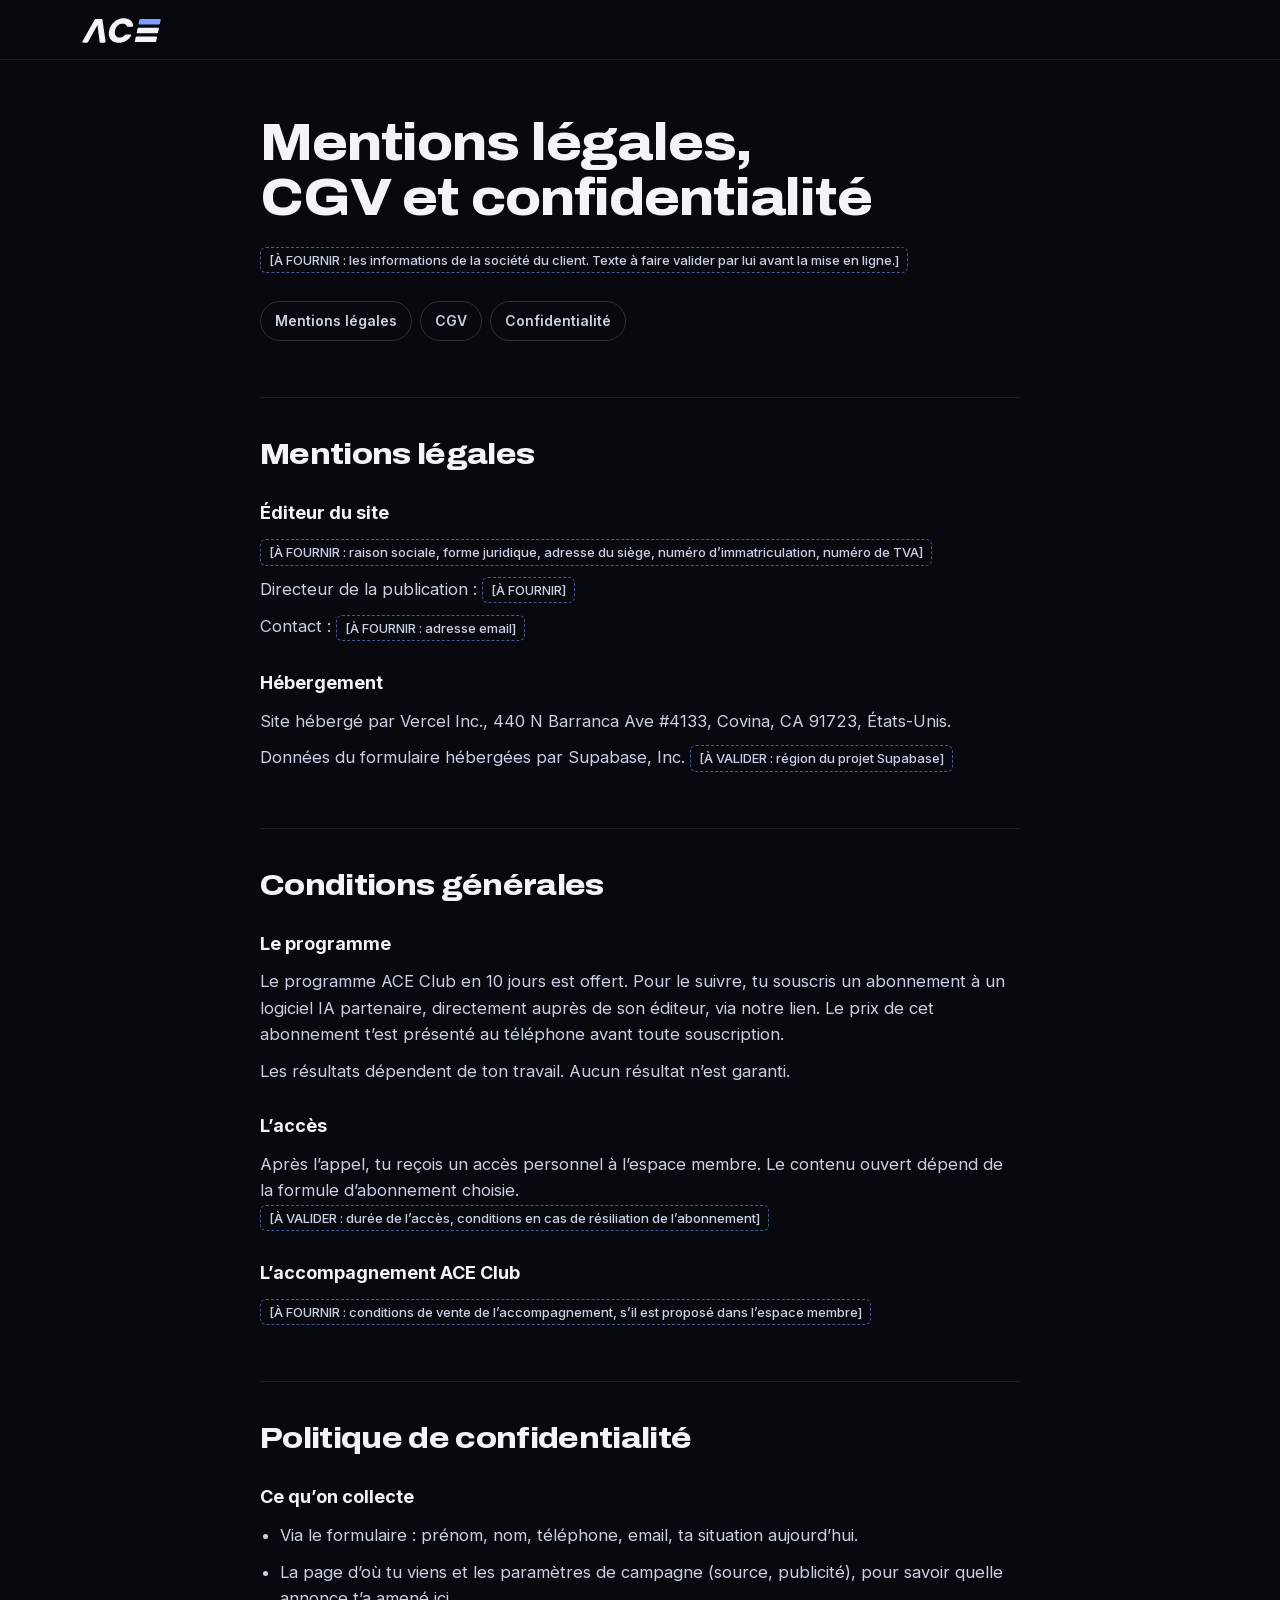
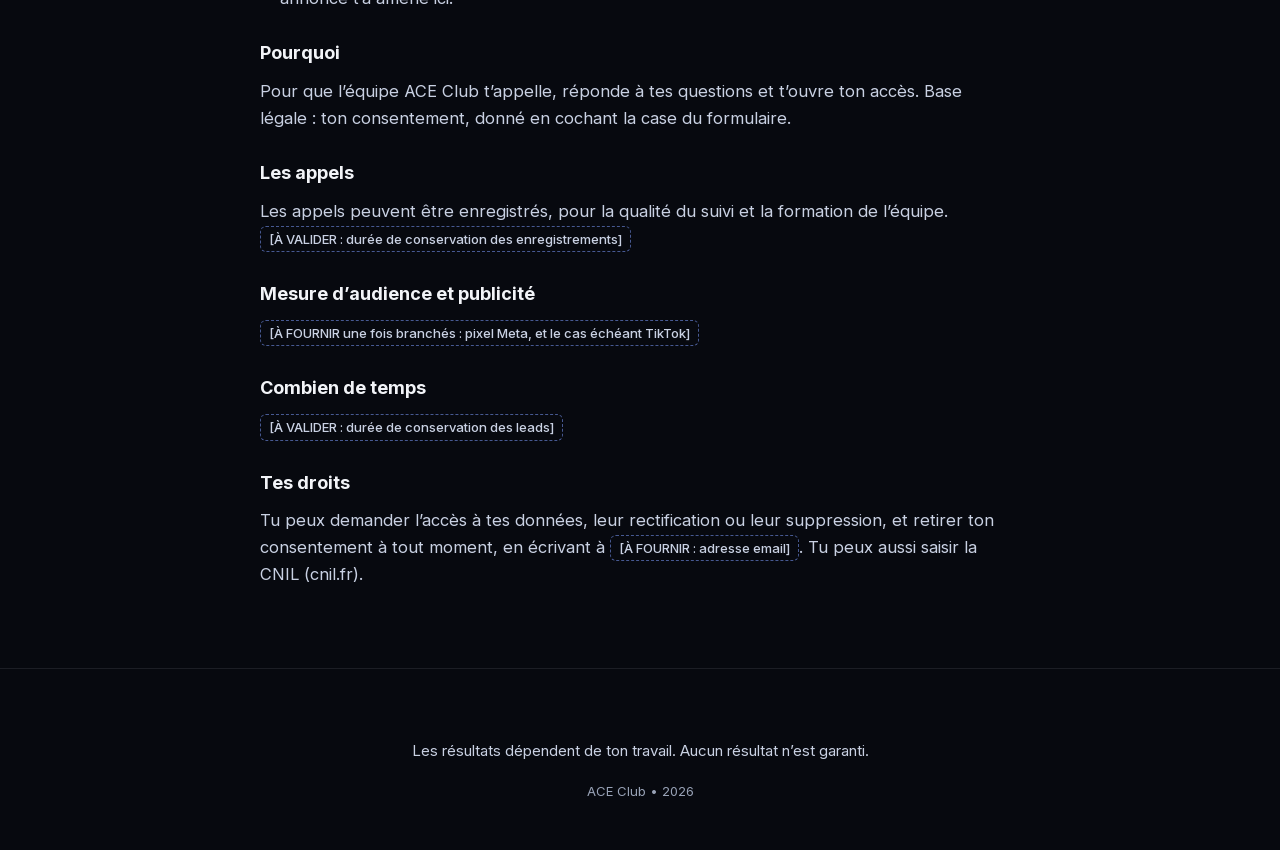
<file: legal.html>
<!doctype html>
<html lang="fr">
<head>
<meta charset="utf-8">
<meta name="viewport" content="width=device-width, initial-scale=1, viewport-fit=cover">
<title>Mentions légales, CGV et confidentialité · ACE Club</title>
<meta name="robots" content="noindex">
<meta name="theme-color" content="#07090F">
<link rel="icon" type="image/png" href="img/ace-favicon.png">
<link rel="stylesheet" href="ace.css">
<style>
main{padding:56px 0 80px}
.legal{max-width:760px;margin:0 auto}
.legal h1{font-size:clamp(34px, 5vw, 52px);line-height:1.05}
.legal .note{margin-top:20px}
.legal nav{display:flex;flex-wrap:wrap;gap:8px;margin-top:28px}
.legal nav a{padding:8px 14px;border:1px solid var(--color-line-2);border-radius:999px;font-size:14px;font-weight:600;text-decoration:none;color:var(--color-text-2)}
.legal nav a:hover{border-color:var(--color-accent);color:var(--color-text)}
.legal section{margin-top:56px;padding-top:40px;border-top:1px solid var(--color-line)}
.legal h2{font-size:30px;line-height:1.1}
.legal h3{margin-top:28px;font-size:18px;font-weight:700}
.legal p,.legal li{margin-top:10px;color:var(--color-text-2);font-size:16.5px}
.legal ul{padding-left:20px;list-style:disc}
.legal a{color:var(--color-accent)}
</style>
</head>
<body>

<header class="topbar">
  <div class="wrap">
    <a class="logo" href="index.html" aria-label="ACE Club, retour à la page"><svg viewBox="-2 -2 253.4 81" aria-hidden="true"><use href="#logo-ace"/></svg></a>
  </div>
</header>
<svg width="0" height="0" style="position:absolute" aria-hidden="true" focusable="false"><symbol id="logo-ace" viewBox="-2 -2 253.4 81"><g transform="translate(16.37 0) skewX(-12)"><path fill-rule="evenodd" fill="#F2F4F8" d="M165.75 59.25 L165.70 71.30 L165.95 72.20 L166.40 72.90 L167.10 73.50 L168.15 73.90 L229.25 73.95 L230.35 73.75 L231.20 73.25 L231.90 72.40 L232.20 71.60 L232.25 59.55 L232.00 58.65 L231.55 57.95 L230.85 57.35 L229.80 56.95 L168.70 56.90 L167.60 57.10 L166.75 57.60 L166.05 58.45Z M165.75 31.75 L165.70 43.90 L165.95 44.80 L166.40 45.50 L167.10 46.10 L168.15 46.50 L229.25 46.55 L230.35 46.35 L231.20 45.85 L231.90 45.00 L232.20 44.20 L232.25 32.05 L232.00 31.15 L231.55 30.45 L230.85 29.85 L229.80 29.45 L168.70 29.40 L167.60 29.60 L166.75 30.10 L166.05 30.95Z M27.65 2.45 L26.75 3.30 L26.20 4.45 L2.30 71.95 L2.15 73.30 L2.50 74.40 L3.55 75.50 L4.20 75.80 L5.15 75.95 L17.50 75.95 L18.45 75.80 L19.10 75.50 L19.95 74.70 L20.40 73.85 L38.45 21.10 L56.70 74.40 L57.75 75.50 L58.40 75.80 L59.35 75.95 L71.70 75.95 L72.65 75.80 L73.30 75.50 L74.00 74.90 L74.55 73.95 L74.70 73.30 L74.60 72.10 L50.30 3.60 L49.20 2.45 L48.55 2.15 L47.60 2.00 L29.25 2.00 L28.30 2.15Z M106.70 1.05 L104.20 1.90 L102.80 2.15 L101.30 2.90 L100.20 3.20 L96.20 5.20 L93.20 7.20 L88.45 11.45 L85.40 15.20 L84.80 16.40 L83.30 18.45 L83.00 19.30 L82.15 20.70 L81.80 21.90 L81.30 22.70 L80.90 24.30 L80.15 25.95 L78.95 31.55 L78.60 35.35 L78.60 41.10 L79.05 45.90 L79.90 48.90 L80.20 50.80 L82.10 55.70 L82.80 56.75 L83.40 58.25 L86.45 62.80 L88.85 65.40 L92.50 68.80 L96.45 71.45 L98.10 72.15 L99.20 72.85 L100.00 73.05 L101.00 73.65 L102.30 73.95 L103.75 74.65 L105.55 74.95 L107.70 75.65 L113.80 76.35 L118.40 76.35 L123.20 75.90 L128.60 74.70 L129.65 74.15 L131.25 73.75 L132.65 72.95 L133.45 72.75 L137.30 70.65 L141.20 67.75 L143.85 65.15 L147.00 61.10 L148.50 58.65 L148.85 57.65 L149.65 56.35 L150.50 53.65 L150.45 52.65 L150.15 51.85 L149.10 50.75 L148.45 50.45 L147.50 50.30 L133.05 50.35 L132.00 50.75 L131.30 51.35 L129.70 53.70 L127.35 56.10 L125.10 57.70 L122.60 58.90 L119.25 59.80 L116.35 60.00 L112.50 59.80 L109.00 58.85 L106.65 57.75 L106.00 57.20 L105.35 56.90 L102.20 54.00 L100.05 51.20 L98.95 49.10 L98.60 47.75 L97.95 46.40 L96.95 40.70 L96.95 35.95 L97.85 30.60 L98.15 29.55 L98.80 28.25 L98.95 27.45 L99.55 26.60 L99.95 25.55 L101.80 23.05 L104.15 20.70 L106.45 18.95 L106.90 18.85 L108.45 17.95 L112.15 16.90 L115.50 16.65 L119.60 16.90 L123.30 17.95 L124.15 18.55 L125.40 19.05 L126.80 20.05 L129.10 22.25 L131.65 25.55 L133.05 26.20 L148.00 26.20 L149.20 25.70 L150.10 24.70 L150.45 23.60 L150.35 22.35 L149.65 20.25 L147.65 16.45 L145.85 13.80 L144.25 11.90 L140.70 8.40 L137.75 6.20 L134.10 4.05 L133.45 3.90 L132.10 3.10 L130.85 2.80 L129.90 2.25 L128.10 1.85 L126.25 1.15 L120.75 0.25 L113.35 0.10Z"/><path fill="#7C9CFF" d="M165.75 4.35 L165.70 16.40 L165.95 17.30 L166.40 18.00 L167.10 18.60 L168.15 19.00 L229.25 19.05 L230.35 18.85 L231.20 18.35 L231.90 17.50 L232.20 16.70 L232.25 4.65 L232.00 3.75 L231.55 3.05 L230.85 2.45 L229.80 2.05 L168.70 2.00 L167.60 2.20 L166.75 2.70 L166.05 3.55Z"/></g></symbol></svg>

<main>
  <div class="wrap">
    <article class="legal">
      <h1 class="titre">Mentions légales, CGV et confidentialité</h1>
      <p class="note"><span class="todo">[À FOURNIR : les informations de la société du client. Texte à faire valider par lui avant la mise en ligne.]</span></p>
      <nav aria-label="Sommaire"><a href="#mentions">Mentions légales</a><a href="#cgv">CGV</a><a href="#confidentialite">Confidentialité</a></nav>

      <section id="mentions">
        <h2 class="titre">Mentions légales</h2>
        <h3>Éditeur du site</h3>
        <p><span class="todo">[À FOURNIR : raison sociale, forme juridique, adresse du siège, numéro d’immatriculation, numéro de TVA]</span></p>
        <p>Directeur de la publication&nbsp;: <span class="todo">[À FOURNIR]</span></p>
        <p>Contact&nbsp;: <span class="todo">[À FOURNIR : adresse email]</span></p>
        <h3>Hébergement</h3>
        <p>Site hébergé par Vercel Inc., 440 N Barranca Ave #4133, Covina, CA 91723, États-Unis.</p>
        <p>Données du formulaire hébergées par Supabase, Inc. <span class="todo">[À VALIDER : région du projet Supabase]</span></p>
      </section>

      <section id="cgv">
        <h2 class="titre">Conditions générales</h2>
        <h3>Le programme</h3>
        <p>Le programme ACE Club en 10 jours est offert. Pour le suivre, tu souscris un abonnement à un logiciel IA partenaire, directement auprès de son éditeur, via notre lien. Le prix de cet abonnement t’est présenté au téléphone avant toute souscription.</p>
        <p>Les résultats dépendent de ton travail. Aucun résultat n’est garanti.</p>
        <h3>L’accès</h3>
        <p>Après l’appel, tu reçois un accès personnel à l’espace membre. Le contenu ouvert dépend de la formule d’abonnement choisie. <span class="todo">[À VALIDER : durée de l’accès, conditions en cas de résiliation de l’abonnement]</span></p>
        <h3>L’accompagnement ACE Club</h3>
        <p><span class="todo">[À FOURNIR : conditions de vente de l’accompagnement, s’il est proposé dans l’espace membre]</span></p>
      </section>

      <section id="confidentialite">
        <h2 class="titre">Politique de confidentialité</h2>
        <h3>Ce qu’on collecte</h3>
        <ul>
          <li>Via le formulaire&nbsp;: prénom, nom, téléphone, email, ta situation aujourd’hui.</li>
          <li>La page d’où tu viens et les paramètres de campagne (source, publicité), pour savoir quelle annonce t’a amené ici.</li>
        </ul>
        <h3>Pourquoi</h3>
        <p>Pour que l’équipe ACE Club t’appelle, réponde à tes questions et t’ouvre ton accès. Base légale&nbsp;: ton consentement, donné en cochant la case du formulaire.</p>
        <h3>Les appels</h3>
        <p>Les appels peuvent être enregistrés, pour la qualité du suivi et la formation de l’équipe. <span class="todo">[À VALIDER : durée de conservation des enregistrements]</span></p>
        <h3>Mesure d’audience et publicité</h3>
        <p><span class="todo">[À FOURNIR une fois branchés : pixel Meta, et le cas échéant TikTok]</span></p>
        <h3>Combien de temps</h3>
        <p><span class="todo">[À VALIDER : durée de conservation des leads]</span></p>
        <h3>Tes droits</h3>
        <p>Tu peux demander l’accès à tes données, leur rectification ou leur suppression, et retirer ton consentement à tout moment, en écrivant à <span class="todo">[À FOURNIR : adresse email]</span>. Tu peux aussi saisir la CNIL (cnil.fr).</p>
      </section>
    </article>
  </div>
</main>

<footer class="pied">
  <div class="wrap">
    <p class="avert">Les résultats dépendent de ton travail. Aucun résultat n’est garanti.</p>
    <p class="annee">ACE Club • 2026</p>
  </div>
</footer>
</body>
</html>
</file>
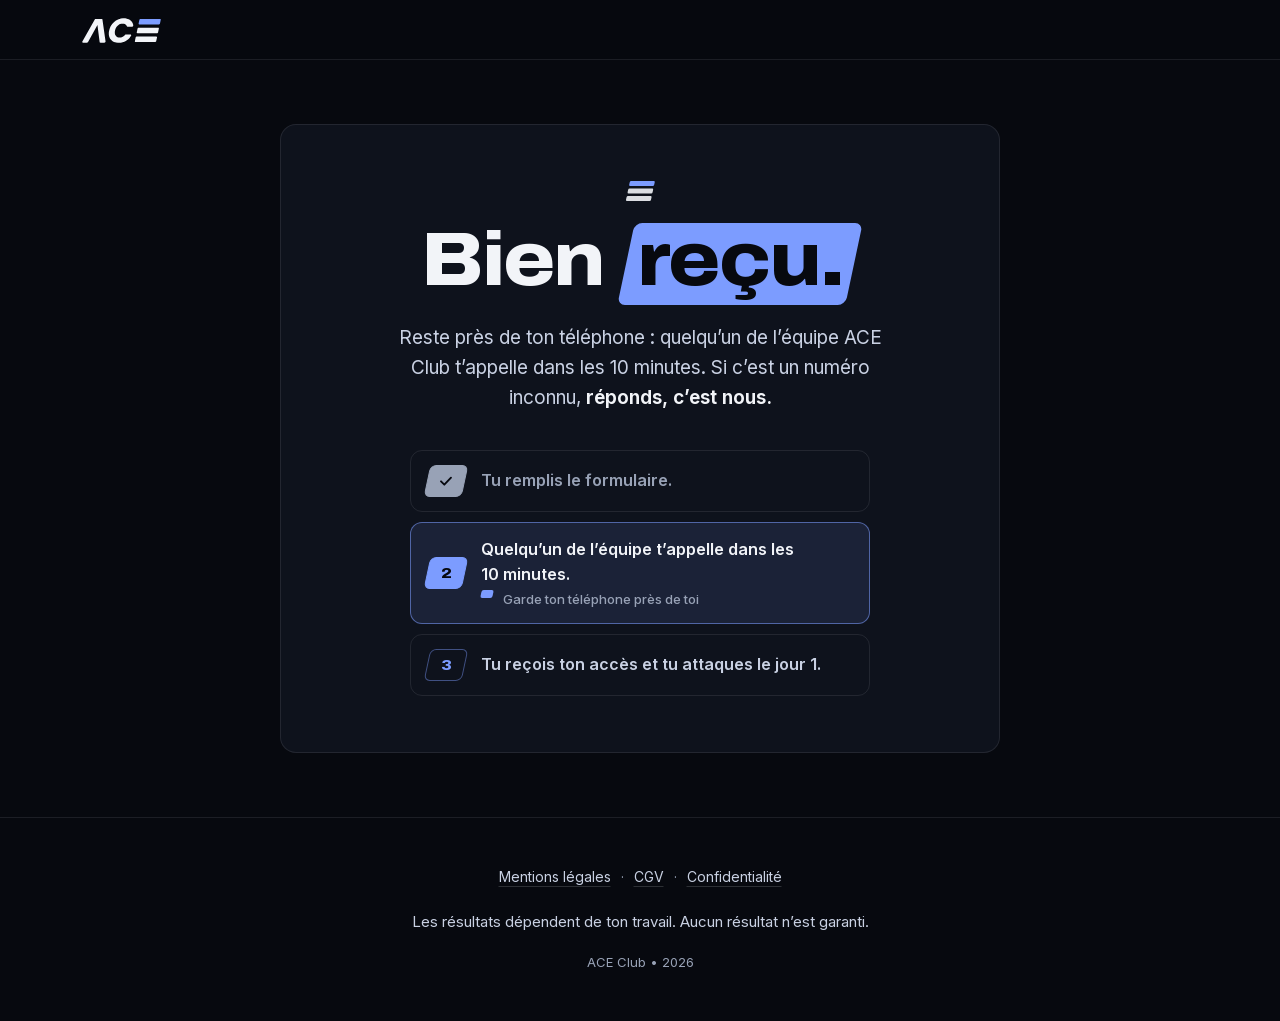
<file: merci.html>
<!doctype html>
<html lang="fr">
<head>
<meta charset="utf-8">
<meta name="viewport" content="width=device-width, initial-scale=1, viewport-fit=cover">
<title>Bien reçu · ACE Club</title>
<meta name="robots" content="noindex, nofollow">
<meta name="theme-color" content="#07090F">
<link rel="icon" type="image/png" href="img/ace-favicon.png">
<link rel="preload" href="fonts/archivo-var.woff2" as="font" type="font/woff2" crossorigin>
<link rel="preload" href="fonts/inter-var.woff2" as="font" type="font/woff2" crossorigin>
<link rel="stylesheet" href="ace.css">
<style>
body{min-height:100vh;display:flex;flex-direction:column}
main{flex:1;display:flex;align-items:center;padding:64px 0}
.merci{max-width:720px;margin:0 auto;padding:56px 48px;text-align:center}
.merci h1{font-size:clamp(44px, 7vw, 76px);line-height:1.02}
.merci .texte{max-width:520px;margin:24px auto 0;font-size:19px;line-height:1.6;color:var(--color-text-2)}
.merci .texte strong{color:var(--color-text);font-weight:650}
.suite{display:flex;flex-direction:column;gap:10px;max-width:460px;margin:36px auto 0;text-align:left}
.suite li{display:grid;grid-template-columns:40px 1fr;gap:14px;align-items:center;padding:14px 16px;border:1px solid var(--color-line);border-radius:12px;font-size:16px;font-weight:600;color:var(--color-text-2)}
.suite .n{position:relative;isolation:isolate;display:grid;place-items:center;width:38px;height:32px;font-family:var(--font-display);font-weight:800;font-stretch:112%;font-size:15px;color:var(--color-accent)}
.suite .n::before{content:"";position:absolute;inset:0;z-index:-1;border:1px solid rgba(124,156,255,.45);border-radius:6px;transform:skewX(var(--skew))}
.suite .fait{color:var(--color-text-3)}
.suite .fait .n{color:var(--color-on-accent)}
.suite .fait .n::before{background:var(--color-text-3);border-color:var(--color-text-3)}
.suite .fait .n svg{width:16px;height:16px;fill:none;stroke:var(--color-on-accent);stroke-width:2.8;stroke-linecap:round;stroke-linejoin:round}
.suite .maintenant{border-color:rgba(124,156,255,.55);background:var(--color-accent-soft);color:var(--color-text)}
.suite .maintenant .n{color:var(--color-on-accent)}
.suite .maintenant .n::before{background:var(--color-accent);border-color:var(--color-accent)}
.suite .maintenant .rassure{display:flex;margin-top:2px;font-size:13px;font-weight:500}
@media (max-width:760px){
  main{padding:40px 0}
  .merci{padding:40px 20px}
  .merci .texte{font-size:17px}
}
</style>
</head>
<body>

<header class="topbar">
  <div class="wrap">
    <a class="logo" href="index.html" aria-label="ACE Club, retour à la page"><svg viewBox="-2 -2 253.4 81" aria-hidden="true"><use href="#logo-ace"/></svg></a>
  </div>
</header>

<svg width="0" height="0" style="position:absolute" aria-hidden="true" focusable="false">
  <symbol id="logo-ace" viewBox="-2 -2 253.4 81"><g transform="translate(16.37 0) skewX(-12)"><path fill-rule="evenodd" fill="#F2F4F8" d="M165.75 59.25 L165.70 71.30 L165.95 72.20 L166.40 72.90 L167.10 73.50 L168.15 73.90 L229.25 73.95 L230.35 73.75 L231.20 73.25 L231.90 72.40 L232.20 71.60 L232.25 59.55 L232.00 58.65 L231.55 57.95 L230.85 57.35 L229.80 56.95 L168.70 56.90 L167.60 57.10 L166.75 57.60 L166.05 58.45Z M165.75 31.75 L165.70 43.90 L165.95 44.80 L166.40 45.50 L167.10 46.10 L168.15 46.50 L229.25 46.55 L230.35 46.35 L231.20 45.85 L231.90 45.00 L232.20 44.20 L232.25 32.05 L232.00 31.15 L231.55 30.45 L230.85 29.85 L229.80 29.45 L168.70 29.40 L167.60 29.60 L166.75 30.10 L166.05 30.95Z M27.65 2.45 L26.75 3.30 L26.20 4.45 L2.30 71.95 L2.15 73.30 L2.50 74.40 L3.55 75.50 L4.20 75.80 L5.15 75.95 L17.50 75.95 L18.45 75.80 L19.10 75.50 L19.95 74.70 L20.40 73.85 L38.45 21.10 L56.70 74.40 L57.75 75.50 L58.40 75.80 L59.35 75.95 L71.70 75.95 L72.65 75.80 L73.30 75.50 L74.00 74.90 L74.55 73.95 L74.70 73.30 L74.60 72.10 L50.30 3.60 L49.20 2.45 L48.55 2.15 L47.60 2.00 L29.25 2.00 L28.30 2.15Z M106.70 1.05 L104.20 1.90 L102.80 2.15 L101.30 2.90 L100.20 3.20 L96.20 5.20 L93.20 7.20 L88.45 11.45 L85.40 15.20 L84.80 16.40 L83.30 18.45 L83.00 19.30 L82.15 20.70 L81.80 21.90 L81.30 22.70 L80.90 24.30 L80.15 25.95 L78.95 31.55 L78.60 35.35 L78.60 41.10 L79.05 45.90 L79.90 48.90 L80.20 50.80 L82.10 55.70 L82.80 56.75 L83.40 58.25 L86.45 62.80 L88.85 65.40 L92.50 68.80 L96.45 71.45 L98.10 72.15 L99.20 72.85 L100.00 73.05 L101.00 73.65 L102.30 73.95 L103.75 74.65 L105.55 74.95 L107.70 75.65 L113.80 76.35 L118.40 76.35 L123.20 75.90 L128.60 74.70 L129.65 74.15 L131.25 73.75 L132.65 72.95 L133.45 72.75 L137.30 70.65 L141.20 67.75 L143.85 65.15 L147.00 61.10 L148.50 58.65 L148.85 57.65 L149.65 56.35 L150.50 53.65 L150.45 52.65 L150.15 51.85 L149.10 50.75 L148.45 50.45 L147.50 50.30 L133.05 50.35 L132.00 50.75 L131.30 51.35 L129.70 53.70 L127.35 56.10 L125.10 57.70 L122.60 58.90 L119.25 59.80 L116.35 60.00 L112.50 59.80 L109.00 58.85 L106.65 57.75 L106.00 57.20 L105.35 56.90 L102.20 54.00 L100.05 51.20 L98.95 49.10 L98.60 47.75 L97.95 46.40 L96.95 40.70 L96.95 35.95 L97.85 30.60 L98.15 29.55 L98.80 28.25 L98.95 27.45 L99.55 26.60 L99.95 25.55 L101.80 23.05 L104.15 20.70 L106.45 18.95 L106.90 18.85 L108.45 17.95 L112.15 16.90 L115.50 16.65 L119.60 16.90 L123.30 17.95 L124.15 18.55 L125.40 19.05 L126.80 20.05 L129.10 22.25 L131.65 25.55 L133.05 26.20 L148.00 26.20 L149.20 25.70 L150.10 24.70 L150.45 23.60 L150.35 22.35 L149.65 20.25 L147.65 16.45 L145.85 13.80 L144.25 11.90 L140.70 8.40 L137.75 6.20 L134.10 4.05 L133.45 3.90 L132.10 3.10 L130.85 2.80 L129.90 2.25 L128.10 1.85 L126.25 1.15 L120.75 0.25 L113.35 0.10Z"/><path fill="#7C9CFF" d="M165.75 4.35 L165.70 16.40 L165.95 17.30 L166.40 18.00 L167.10 18.60 L168.15 19.00 L229.25 19.05 L230.35 18.85 L231.20 18.35 L231.90 17.50 L232.20 16.70 L232.25 4.65 L232.00 3.75 L231.55 3.05 L230.85 2.45 L229.80 2.05 L168.70 2.00 L167.60 2.20 L166.75 2.70 L166.05 3.55Z"/></g></symbol>
  <symbol id="barres" viewBox="0 0 30 20"><g transform="skewX(-12)"><rect x="5" y="0" width="25" height="5" rx="1.2" fill="#7C9CFF"/><rect x="5" y="7.5" width="25" height="5" rx="1.2" fill="#F2F4F8" fill-opacity=".9"/><rect x="5" y="15" width="25" height="5" rx="1.2" fill="#F2F4F8" fill-opacity=".9"/></g></symbol>
</svg>

<main>
  <div class="wrap">
    <div class="carte merci" role="status">
      <svg class="barres" aria-hidden="true"><use href="#barres"/></svg>
      <h1 class="titre">Bien <span class="aplat">reçu.</span></h1>
      <p class="texte" id="texte">Reste près de ton téléphone&nbsp;: quelqu’un de l’équipe ACE Club t’appelle dans les 10&nbsp;minutes. Si c’est un numéro inconnu, <strong>réponds, c’est nous.</strong></p>
      <ol class="suite">
        <li class="fait"><span class="n"><svg viewBox="0 0 24 24" aria-hidden="true"><path d="M4.5 12.5l5 5L19.5 7"/></svg></span>Tu remplis le formulaire.</li>
        <li class="maintenant"><span class="n">2</span><span>Quelqu’un de l’équipe t’appelle dans les 10&nbsp;minutes.<span class="rassure"><span class="point"></span>Garde ton téléphone près de toi</span></span></li>
        <li><span class="n">3</span>Tu reçois ton accès et tu attaques le jour&nbsp;1.</li>
      </ol>
    </div>
  </div>
</main>

<footer class="pied">
  <div class="wrap">
    <nav aria-label="Pages légales">
      <a href="legal.html#mentions">Mentions légales</a><span aria-hidden="true">·</span>
      <a href="legal.html#cgv">CGV</a><span aria-hidden="true">·</span>
      <a href="legal.html#confidentialite">Confidentialité</a>
    </nav>
    <p class="avert">Les résultats dépendent de ton travail. Aucun résultat n’est garanti.</p>
    <p class="annee">ACE Club • 2026</p>
  </div>
</footer>

<script src="reglages.js"></script>
<script>
  /* En dehors des heures d'appel des setters (HORAIRES dans reglages.js). */
  var hors = messageHorsHoraires();
  if (hors){
    document.getElementById('texte').textContent = hors;
    var etape = document.querySelector('.suite .maintenant');
    etape.querySelector('.rassure').lastChild.textContent = hors;
  }
</script>
</body>
</html>
</file>
<file: ace.css>
/* ============================================================
   CHARTE ACE Club — reprise de orankung.fr/methode et du logo.
   Si le client envoie une charte, seules ces variables changent.
   ============================================================ */
@font-face{font-family:'Archivo';src:url('fonts/archivo-var.woff2') format('woff2');font-weight:700 900;font-stretch:100% 125%;font-display:swap}
@font-face{font-family:'Inter';src:url('fonts/inter-var.woff2') format('woff2');font-weight:400 700;font-display:swap}

:root{
  --color-bg:#07090F;            /* fond de sa page */
  --color-surface:#0E121C;       /* cartes */
  --color-surface-2:#141927;     /* bloc dans une carte */
  --color-field:#0A0D15;         /* champs du formulaire */
  --color-line:rgba(242,244,248,.09);
  --color-line-2:rgba(242,244,248,.16);
  --color-text:#F2F4F8;          /* blanc du logo */
  --color-text-2:#C9D1E3;        /* 12,9:1 sur le fond */
  --color-text-3:#98A2B6;        /* 7,7:1 sur le fond, 7:1 sur les cartes */
  --color-accent:#7C9CFF;        /* le bleu du logo, seul accent (7,6:1 sur le fond) */
  --color-accent-hover:#95B0FF;
  --color-accent-soft:rgba(124,156,255,.12);
  --color-on-accent:#07090F;     /* texte sur l'accent (7,6:1) */
  --color-error:#FFA3A3;

  --font-display:'Archivo', system-ui, sans-serif;   /* titres, élargie à 112 % comme sur sa page */
  --font-ui:'Inter', system-ui, -apple-system, 'Segoe UI', sans-serif;

  --skew:-12deg;                 /* l'inclinaison des barres du logo */
  --wrap:1120px;
  --gutter:20px;
  --topbar:60px;
  --radius:16px;
}

*,*::before,*::after{box-sizing:border-box}
html{-webkit-text-size-adjust:100%;text-size-adjust:100%;scroll-behavior:smooth;scroll-padding-top:calc(var(--topbar) + 12px)}
body{margin:0;background:var(--color-bg);color:var(--color-text);font-family:var(--font-ui);font-size:17px;line-height:1.6;-webkit-font-smoothing:antialiased;overflow-x:hidden}
h1,h2,h3,p,ol,ul,figure{margin:0}
ol,ul{padding:0;list-style:none}
a{color:inherit}
img,svg,video{display:block;max-width:100%}
button{font:inherit;color:inherit;background:none;border:0;padding:0;cursor:pointer}
:focus-visible{outline:2px solid var(--color-accent);outline-offset:3px;border-radius:4px}
.wrap{width:100%;max-width:calc(var(--wrap) + 2*var(--gutter));margin:0 auto;padding:0 var(--gutter)}
.etroit{max-width:calc(820px + 2*var(--gutter))}
.sr{position:absolute!important;width:1px;height:1px;overflow:hidden;clip:rect(0 0 0 0);white-space:nowrap}

/* Emplacements à remplir : visibles exprès */
.todo{display:inline-block;font-family:var(--font-ui);font-size:13px;font-weight:500;font-stretch:100%;letter-spacing:0;line-height:1.4;color:var(--color-text-2);border:1px dashed rgba(124,156,255,.55);border-radius:6px;padding:3px 8px;vertical-align:middle;text-transform:none}

/* ---------- Titres ---------- */
.titre{font-family:var(--font-display);font-weight:800;font-stretch:112%;letter-spacing:-.022em;text-wrap:balance}
h2.titre{font-size:clamp(30px, 4.3vw, 52px);line-height:1.06}
/* L'aplat : une barre du logo derrière les mots clés */
.aplat{position:relative;z-index:0;display:inline-block;color:var(--color-on-accent);padding:0 .14em;margin:0 .06em;white-space:nowrap}
.aplat::before{content:"";position:absolute;z-index:-1;left:0;right:0;top:.02em;bottom:-.08em;background:var(--color-accent);border-radius:.1em;transform:skewX(var(--skew))}
.bleu{color:var(--color-accent)}

/* La marque de section : les trois barres du « E » du logo */
.barres{display:block;width:30px;height:20px;margin:0 auto 20px}

.tete{text-align:center;max-width:780px;margin:0 auto 44px}
.tete p{margin-top:16px;color:var(--color-text-2);font-size:18px}

/* ---------- Bouton : une barre du logo + la flèche ---------- */
.bouton{position:relative;isolation:isolate;display:inline-flex;align-items:center;justify-content:center;gap:18px;min-height:62px;padding:0 9px 0 30px;
  font-family:var(--font-ui);font-weight:700;font-size:17px;letter-spacing:-.005em;line-height:1.2;color:var(--color-on-accent);text-decoration:none;text-align:left}
.bouton::before{content:"";position:absolute;inset:0;z-index:-1;background:var(--color-accent);border-radius:9px;transform:skewX(var(--skew));transition:transform .2s ease, background-color .2s ease}
.bouton .fleche{flex:none;width:44px;height:44px;display:grid;place-items:center;position:relative;isolation:isolate}
.bouton .fleche::before{content:"";position:absolute;inset:0;z-index:-1;background:var(--color-on-accent);border-radius:7px;transform:skewX(var(--skew))}
.bouton .fleche svg{width:20px;height:20px;stroke:var(--color-text);stroke-width:2.2;fill:none;stroke-linecap:round;stroke-linejoin:round;transition:transform .2s ease}
.bouton:hover::before{background:var(--color-accent-hover);transform:skewX(var(--skew)) translateY(-2px)}
.bouton:hover .fleche svg{transform:translateX(3px)}
.bouton:active::before{transform:skewX(var(--skew))}
.bouton:focus-visible{outline:none}
.bouton:focus-visible::before{outline:2px solid var(--color-text);outline-offset:4px}
.bouton[aria-busy="true"]{pointer-events:none;opacity:.75}
.bouton.petit{min-height:38px;padding:0 16px;font-size:14px;font-weight:650}
.bouton.petit::before{border-radius:7px}

.relance{display:flex;flex-direction:column;align-items:center;gap:16px;margin-top:44px;text-align:center}
.rassure{display:block;font-size:15px;line-height:1.45;color:var(--color-text-3)}
.rassure .point{display:inline-block;vertical-align:.12em;margin-right:10px;width:12px;height:8px;background:var(--color-accent);border-radius:2px;transform:skewX(var(--skew));animation:pouls 2.2s ease-in-out infinite}
@keyframes pouls{50%{opacity:.35}}

/* ---------- Cartes ---------- */
.carte{background:var(--color-surface);border:1px solid var(--color-line);border-radius:var(--radius)}

/* ---------- Barre fine du haut ---------- */
.topbar{position:sticky;top:0;z-index:40;height:var(--topbar);background:rgba(7,9,15,.96);border-bottom:1px solid var(--color-line)}
.topbar .wrap{height:100%;display:flex;align-items:center;justify-content:space-between;gap:16px}
.logo{display:block;height:26px;flex:none}
.logo svg{height:100%;width:auto}

/* ---------- Pied de page ---------- */
.pied{border-top:1px solid var(--color-line);padding:48px 0 calc(48px + env(safe-area-inset-bottom));text-align:center;color:var(--color-text-3);font-size:14px}
.pied .logo{height:22px;margin:0 auto 22px;width:max-content}
.pied nav{display:flex;justify-content:center;flex-wrap:wrap;gap:6px 10px}
.pied nav a{color:var(--color-text-2);text-decoration:underline;text-decoration-color:var(--color-line-2);text-underline-offset:4px}
.pied nav a:hover{text-decoration-color:var(--color-accent)}
.pied .avert{margin:22px auto 0;max-width:560px;color:var(--color-text-2);font-size:15px}
.pied .meta{margin:14px auto 0;max-width:620px;font-size:12.5px;line-height:1.6}
.pied .annee{margin-top:18px;font-size:13px}

@media (max-width:760px){
  :root{--gutter:16px;--topbar:56px}
  body{font-size:16.5px}
  .logo{height:22px}
  .bouton{width:100%;justify-content:space-between;gap:12px;padding-left:20px;font-size:15.5px}
  .bouton.petit{width:auto;padding:0 13px;font-size:13px}
  .tete{margin-bottom:32px}
  .tete p{font-size:17px}
  .relance{margin-top:32px}
  .rassure{font-size:14px}
}
@media (max-width:359px){ .bouton.petit{font-size:12px;padding:0 10px} }
@media (prefers-reduced-motion:reduce){ *,*::before,*::after{animation:none!important;transition:none!important;scroll-behavior:auto!important} }
</file>
